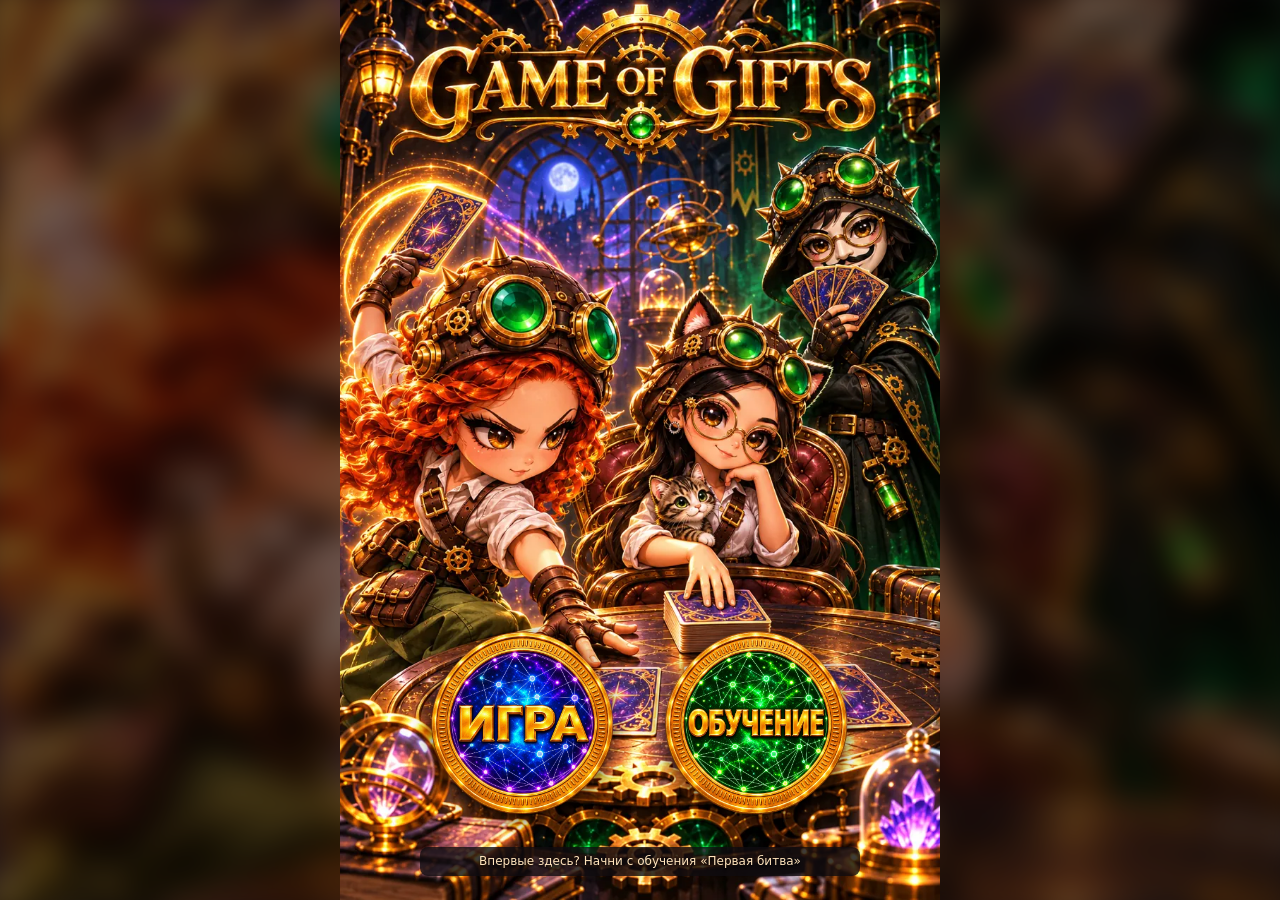
<file: index.html>
<!DOCTYPE html>
<html lang="ru">
<head>
<meta charset="utf-8">
<meta name="viewport" content="width=device-width,initial-scale=1,viewport-fit=cover">
<meta name="theme-color" content="#160f0b">
<meta name="apple-mobile-web-app-capable" content="yes">
<meta name="apple-mobile-web-app-status-bar-style" content="black-translucent">
<meta name="apple-mobile-web-app-title" content="Game of Gifts">
<link rel="manifest" href="manifest.json">
<link rel="icon" type="image/png" sizes="32x32" href="assets/icons/favicon-32.png">
<link rel="icon" type="image/png" sizes="192x192" href="assets/icons/icon-192.png">
<link rel="apple-touch-icon" sizes="180x180" href="assets/icons/apple-touch-icon.png">
<title>Game of Gifts</title>
<link rel="stylesheet" href="styles.css?v=tutorial-ring-fix1">
</head>
<body>
<div id="app">
  <div class="bar"><div class="who" id="eWho"></div><div style="display:flex;gap:6px;align-items:center"><button class="lbtn" id="menuBtn" type="button" hidden>Меню</button><button class="lbtn" id="libBtn">Карты</button><button class="lbtn" id="helpBtn" aria-label="Обучение">?</button><div id="turn"></div></div></div>
  <div id="opponentReserve" class="reserve"></div>
  <div id="board"></div>
  <div id="log" aria-live="polite"></div>
  <div id="info" aria-live="polite"></div>
  <aside id="coach" class="hide" aria-live="polite"></aside>
  <div id="bottom"><div class="who" id="pWho"></div><div id="energy"></div><button id="end">Завершить ход</button></div>
  <div id="playerDeck"></div>
  <div id="hand"></div>
</div>
<div id="ov"><div class="box" id="ovbox"></div></div>
<script src="tutorial.js?v=approved-medallions-1" defer></script>
<script src="game.js?v=approved-medallions-1" defer></script>
<script>if ('serviceWorker' in navigator) window.addEventListener('load', () => navigator.serviceWorker.register('./service-worker.js').catch(() => {}));</script>
</body>
</html>
</file>
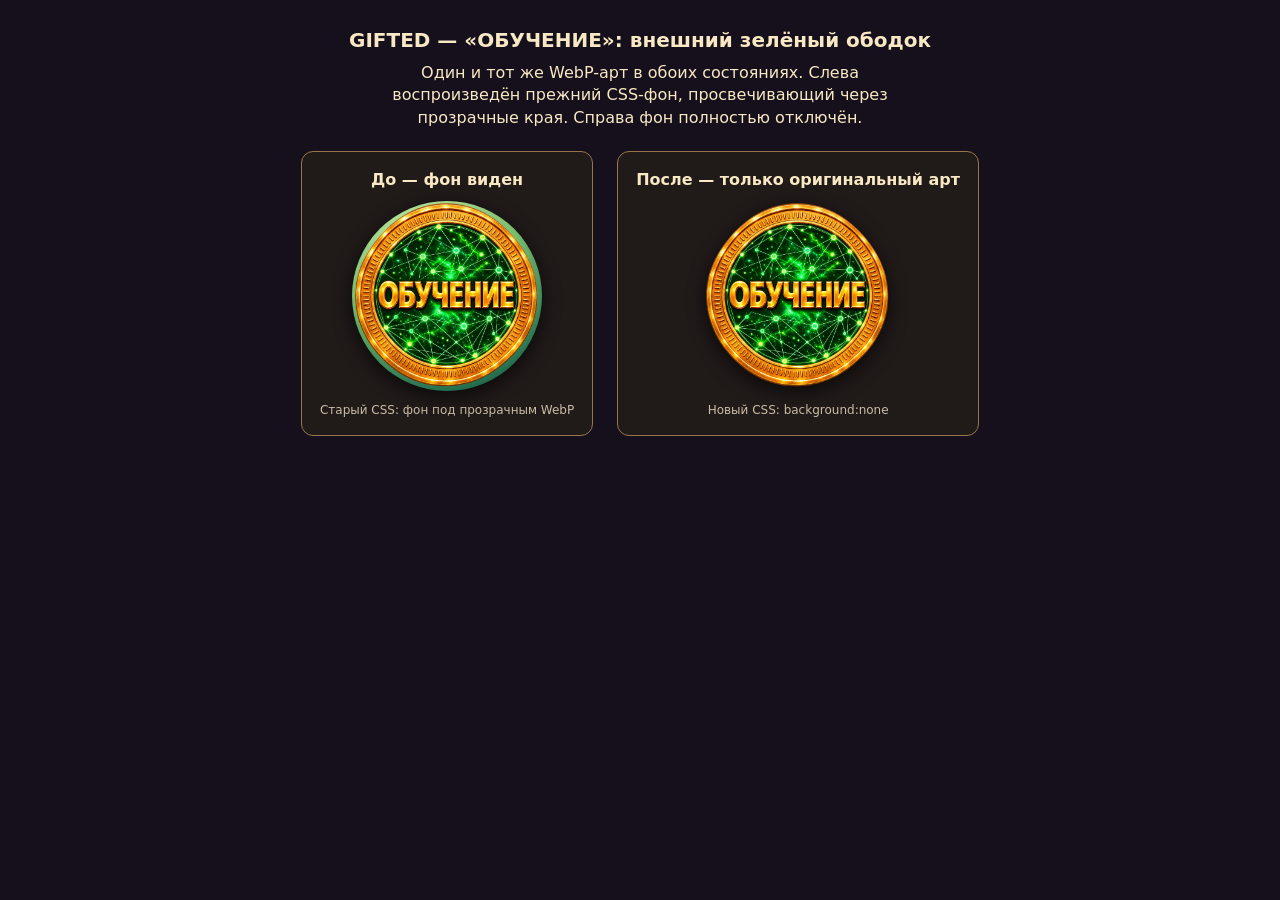
<file: docs/tutorial-medallion-before-after.html>
<!DOCTYPE html>
<html lang="ru">
<head>
<meta charset="utf-8">
<meta name="viewport" content="width=device-width,initial-scale=1">
<title>GIFTED — сравнение ободка медальона</title>
<link rel="stylesheet" href="../styles.css?v=tutorial-ring-fix1">
<style>
body{min-height:100vh;margin:0;padding:28px 12px;background:#16101c;color:#f8e8c3;font-family:system-ui,sans-serif}
h1{text-align:center;font-size:20px;margin:0 0 10px}
p{text-align:center;max-width:560px;margin:0 auto 22px;line-height:1.4}
.comparison{display:flex;justify-content:center;gap:24px;flex-wrap:wrap}
.preview{display:flex;flex-direction:column;align-items:center;gap:12px;padding:18px;min-width:225px;border:1px solid #98764c;border-radius:12px;background:#201a19}
.preview h2{font-size:16px;margin:0}
.preview .menu-action{width:190px;height:190px;min-height:0;aspect-ratio:1}
.preview .menu-action img{opacity:1}
.preview .menu-action .menu-action-fallback{visibility:hidden}
.before .menu-action#firstBattle.art-loaded{background:radial-gradient(circle at 40% 26%,#e0ffbc,#78bd6c 49%,#246f50 78%,#102e24)}
.caption{font-size:12px;color:#cbbda7;text-align:center}
</style>
</head>
<body>
<h1>GIFTED — «ОБУЧЕНИЕ»: внешний зелёный ободок</h1>
<p>Один и тот же WebP-арт в обоих состояниях. Слева воспроизведён прежний CSS-фон, просвечивающий через прозрачные края. Справа фон полностью отключён.</p>
<div class="comparison">
 <section class="preview before">
  <h2>До — фон виден</h2>
  <button class="menu-action art-loaded" id="firstBattle" type="button" aria-label="Обучение (до)" disabled><span class="menu-action-fallback">ОБУЧЕНИЕ</span><img src="../assets/ui/menu-tutorial-v2.webp?v=approved-medallions-1" width="1254" height="1254" alt=""></button>
  <div class="caption">Старый CSS: фон под прозрачным WebP</div>
 </section>
 <section class="preview after">
  <h2>После — только оригинальный арт</h2>
  <button class="menu-action art-loaded" id="firstBattle" type="button" aria-label="Обучение (после)" disabled><span class="menu-action-fallback">ОБУЧЕНИЕ</span><img src="../assets/ui/menu-tutorial-v2.webp?v=approved-medallions-1" width="1254" height="1254" alt=""></button>
  <div class="caption">Новый CSS: background:none</div>
 </section>
</div>
</body>
</html>
</file>
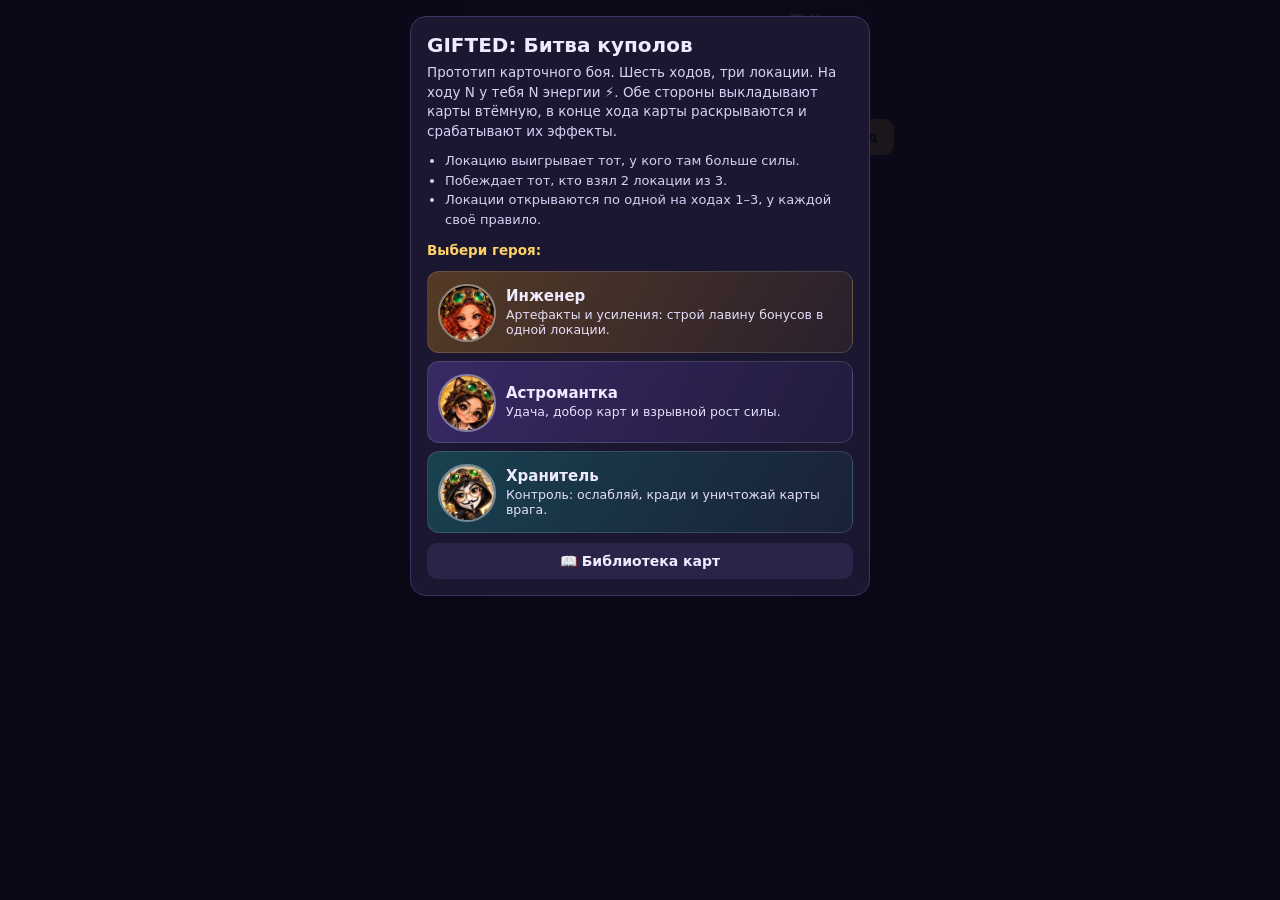
<file: legacy/gifted-domes-game-original.html>
<!DOCTYPE html>
<html lang="ru">
<head>
<meta charset="utf-8">
<meta name="viewport" content="width=device-width,initial-scale=1,maximum-scale=1,user-scalable=no">
<title>GIFTED: Битва куполов — прототип</title>
<style>
:root{--bg:#0f0c1d;--panel:#1b1730;--panel2:#2a2448;--txt:#eeeaff;--mut:#a59fcf;--acc:#ffd166;--good:#4ade80;--bad:#ff5d73;
--eng:#f59e0b;--ast:#8b5cf6;--kee:#14b8a6}
*{box-sizing:border-box;-webkit-tap-highlight-color:transparent}
html,body{margin:0;background:radial-gradient(ellipse at top,#231c45 0%,var(--bg) 60%);background-color:var(--bg);color:var(--txt);font-family:system-ui,-apple-system,"Segoe UI",Roboto,sans-serif;min-height:100%}
body{touch-action:manipulation;user-select:none;-webkit-user-select:none}
#app{max-width:520px;margin:0 auto;padding:6px 6px 10px;display:flex;flex-direction:column;gap:6px;min-height:100vh;min-height:100dvh}
.bar{display:flex;align-items:center;justify-content:space-between;gap:8px;font-size:13px}
.who{display:flex;align-items:center;gap:6px;background:var(--panel);border-radius:10px;padding:4px 9px}
.who b{font-size:13px}.who .muted{color:var(--mut);font-size:12px}
#turn{white-space:nowrap;font-weight:800;font-size:14px;background:var(--panel);border-radius:10px;padding:5px 10px}
#board{display:grid;grid-template-columns:repeat(3,1fr);gap:5px}
.lane{background:var(--panel);border-radius:10px;padding:4px;display:flex;flex-direction:column;gap:4px;border:2px solid transparent;transition:border-color .15s}
.lane.can{border-color:#ffd16699;background:#221d3d}
.slots{display:grid;grid-template-columns:1fr 1fr;gap:3px}
.slot{height:54px;border:1px dashed #ffffff14;border-radius:6px}
.mc{height:54px;border-radius:6px;position:relative;display:flex;align-items:center;justify-content:center;border:1px solid #ffffff22;cursor:pointer}
.mc .ic{font-size:22px;line-height:1}
.f-eng{background:#3a2408;border:2px solid #f59e0b!important}.f-ast{background:#211140;border:2px solid #a78bfa!important}.f-kee{background:#082b28;border:2px solid #2dd4bf!important}
.art{position:absolute;inset:0;border-radius:inherit;background-size:cover;background-position:center}
.art.bg{filter:brightness(.42) saturate(1.3)}
.mc .ic,.hc .ic{position:relative;z-index:1;filter:drop-shadow(0 0 6px #ffffffaa)}
.cost,.pw{z-index:2;box-shadow:0 1px 3px #000a}
.hc{justify-content:flex-start!important;padding-top:14px}
.hc .nm{position:absolute;left:0;right:0;bottom:0;z-index:1;background:linear-gradient(transparent,#000d 45%);padding:12px 3px 19px;max-height:none;text-align:center;border-radius:0 0 7px 7px;font-weight:600}
.hc.has-art .ic{display:none}
.mc.back{background:#13235a center/cover!important}
.av{width:28px;height:28px;border-radius:50%;object-fit:cover;border:2px solid var(--fc,#fff)}
.hero .hi img{width:58px;height:58px;border-radius:50%;object-fit:cover;border:2px solid #fff6;display:block}
.lc .li{background-size:cover;background-position:center;height:54px;border-radius:8px}

.mc.pending{outline:2px dashed var(--acc);outline-offset:-2px}
.mc.pop{animation:pop .45s}
@keyframes pop{0%{transform:scale(.6) rotateY(90deg)}60%{transform:scale(1.12)}100%{transform:scale(1)}}
.cost,.pw{position:absolute;width:17px;height:17px;border-radius:50%;font-size:11px;font-weight:800;display:flex;align-items:center;justify-content:center}
.cost{top:2px;left:2px;background:#2563eb;color:#fff}
.pw{bottom:2px;right:2px;background:#f3f0ff;color:#1b1530}
.pw.up{background:var(--good)}.pw.dn{background:var(--bad);color:#fff}
.cost.cheap{background:var(--good);color:#0b2a14}
.fl{position:absolute;top:-4px;left:50%;font-weight:900;font-size:15px;pointer-events:none;animation:fl .9s forwards;text-shadow:0 1px 3px #000}
.fl.up{color:var(--good)}.fl.dn{color:var(--bad)}
@keyframes fl{0%{opacity:0;transform:translate(-50%,6px)}20%{opacity:1}100%{opacity:0;transform:translate(-50%,-16px)}}
.loc{background:var(--panel2);border-radius:8px;padding:4px 3px;text-align:center;cursor:pointer}
.loc .ln{font-size:12px;font-weight:700;line-height:1.2}
.loc .lt{font-size:9.5px;color:var(--mut);min-height:34px;line-height:1.25;margin:2px 0;display:flex;align-items:center;justify-content:center}
.loc.hidden .ln{color:var(--mut)}
.sc{font-size:17px;font-weight:900;color:#cfc8f5}
.sc.win{color:var(--good)}
#log{font-size:11.5px;color:var(--mut);min-height:16px;text-align:center}
#info{background:var(--panel);border-radius:10px;padding:7px 10px;font-size:12.5px;line-height:1.4;min-height:48px}
#info b{color:var(--acc)}
#info .tag{display:inline-block;font-size:10.5px;padding:0 6px;border-radius:6px;margin-left:4px;vertical-align:1px}
#bottom{display:flex;align-items:center;justify-content:space-between;gap:8px}
#energy{font-size:15px;font-weight:800;background:#1e3a8a;border-radius:10px;padding:6px 10px}
#end{background:var(--acc);color:#1b1530;border:none;border-radius:10px;padding:10px 16px;font-size:14px;font-weight:800;cursor:pointer;font-family:inherit}
#end:disabled{opacity:.45}
#hand{display:flex;gap:5px;overflow-x:auto;padding:10px 2px 6px;min-height:108px}
.hc{width:64px;flex:none;height:90px;border-radius:8px;position:relative;display:flex;flex-direction:column;align-items:center;justify-content:center;gap:3px;border:1px solid #ffffff26;cursor:pointer;transition:transform .12s}
.hc .ic{font-size:26px;line-height:1}
.hc .nm{font-size:9.5px;line-height:1.1}
.hc.sel{transform:translateY(-8px);box-shadow:0 0 0 2px var(--acc),0 6px 14px #0008}
.hc.dim{opacity:.45}
#ov{position:fixed;inset:0;background:#0b0916ee;display:flex;align-items:flex-start;justify-content:center;overflow:auto;padding:16px 10px;z-index:5}
#ov.hide{display:none}
.box{background:var(--panel);border:1px solid #3a3566;border-radius:16px;padding:16px;max-width:460px;width:100%}
.box h2{margin:0 0 6px;font-size:20px}
.box p{margin:0 0 10px;font-size:13.5px;line-height:1.45;color:#d6d1f5}
.box ul{margin:0 0 12px;padding-left:18px;font-size:13px;line-height:1.5;color:#d6d1f5}
.heroes{display:flex;flex-direction:column;gap:8px}
.hero{display:flex;gap:10px;align-items:center;border-radius:12px;padding:10px;border:1px solid #ffffff22;cursor:pointer;text-align:left;color:var(--txt);font-family:inherit}
.hero .hi{font-size:34px}
.hero b{font-size:15px}.hero span{display:block;font-size:12.5px;color:#e4defa;margin-top:2px}
.btn{background:var(--acc);color:#1b1530;border:none;border-radius:10px;padding:10px 16px;font-size:14px;font-weight:800;cursor:pointer;font-family:inherit}
.btn.sec{background:var(--panel2);color:var(--txt)}
.res{display:grid;grid-template-columns:repeat(3,1fr);gap:6px;margin:8px 0 12px}
.res div{background:var(--panel2);border-radius:8px;padding:6px;text-align:center;font-size:12px}
.res b{display:block;font-size:16px}
.row{display:flex;gap:8px;flex-wrap:wrap}
.lbtn{white-space:nowrap;background:var(--panel);color:var(--txt);border:1px solid #3a3566;border-radius:10px;padding:4px 9px;font-size:13px;font-weight:700;cursor:pointer;font-family:inherit}
.lhead{display:flex;align-items:center;justify-content:space-between;gap:8px;margin-bottom:8px}
.lhead h2{margin:0}
.x{background:var(--panel2);color:var(--txt);border:none;border-radius:10px;width:36px;height:36px;font-size:16px;cursor:pointer}
.tabs{display:flex;gap:6px;flex-wrap:wrap;margin-bottom:10px}
.tab{background:var(--panel2);color:var(--txt);border:1px solid #ffffff1a;border-radius:20px;padding:6px 11px;font-size:12.5px;cursor:pointer;font-family:inherit}
.tab.on{background:var(--acc);color:#1b1530;font-weight:700}
.lib{display:flex;flex-direction:column;gap:6px}
.lc{display:flex;gap:10px;align-items:center;background:var(--panel2);border-radius:10px;padding:6px 8px}
.lc .hc{height:74px;width:54px;cursor:default}
.lc .li{font-size:30px;width:54px;text-align:center;flex:none}
.lc .tx{font-size:12.5px;line-height:1.4;color:#e4defa}
.lc .tx b{font-size:13.5px;color:var(--txt)}
.lc .tg{font-size:10.5px;padding:0 6px;border-radius:6px;background:#ffffff1a;margin-left:4px;vertical-align:1px}
.lc .mu{color:var(--mut);font-size:11.5px}
</style>
</head>
<body>
<div id="app">
  <div class="bar"><div class="who" id="eWho"></div><div style="display:flex;gap:6px;align-items:center"><button class="lbtn" id="libBtn">📖 Карты</button><div id="turn"></div></div></div>
  <div id="board"></div>
  <div id="log"></div>
  <div id="info"></div>
  <div id="bottom"><div class="who" id="pWho"></div><div id="energy"></div><button id="end">Завершить ход</button></div>
  <div id="hand"></div>
</div>
<div id="ov"><div class="box" id="ovbox"></div></div>
<script>
const HAS_DOM=typeof document!=='undefined';
/* ================= ДАННЫЕ ================= */
const FACTIONS={
 eng:{name:'Инженер',icon:'👩‍🔧',color:'#f59e0b',desc:'Артефакты и усиления: строй лавину бонусов в одной локации.'},
 ast:{name:'Астромантка',icon:'🧙‍♀️',color:'#8b5cf6',desc:'Удача, добор карт и взрывной рост силы.'},
 kee:{name:'Хранитель',icon:'🗝️',color:'#14b8a6',desc:'Контроль: ослабляй, кради и уничтожай карты врага.'}
};
const IMG={"av_eng":"[data-uri]", "av_kee":"[data-uri]", "av_ast":"[data-uri]", "e11": "[data-uri]", "e5": "[data-uri]", "e8": "[data-uri]", "e7": "[data-uri]", "e3": "[data-uri]", "a7": "[data-uri]", "a2": "[data-uri]", "a6": "[data-uri]", "gift": "[data-uri]", "rose": "[data-uri]", "ice": "[data-uri]", "island": "[data-uri]", "logo": "[data-uri]", "moon": "[data-uri]", "bg_eng": "[data-uri]", "bg_ast": "[data-uri]", "bg_kee": "[data-uri]", "loc_obs": "[data-uri]", "loc_lib": "[data-uri]", "castle": "[data-uri]", "castle2": "[data-uri]", "castle3": "[data-uri]"};
const ART={e1:'gift',e3:'e3',e5:'e5',e7:'e7',e8:'e8',e9:'rose',e10:'av_eng',e11:'e11',a2:'a2',a5:'moon',a6:'a6',a7:'a7',a10:'av_ast',k10:'av_kee'};
const FBG={eng:'bg_eng',ast:'bg_ast',kee:'bg_kee'},AV={eng:'av_eng',ast:'av_ast',kee:'av_kee'};
const LOCIMG={observatory:'loc_obs',library:'loc_lib',forge:'bg_eng',well:'island',fog:'castle3',tower:'castle2',arena:'castle',waste:'ice',treasury:'gift'};
function face(d){return ART[d.id]?`<div class="art" style="background-image:url(${IMG[ART[d.id]]})"></div>`:`<div class="art bg" style="background-image:url(${IMG[FBG[d.f]]})"></div><span class="ic">${d.icon}</span>`;}
const avImg=f=>`<img class="av" style="--fc:${FACTIONS[f].color}" src="${IMG[AV[f]]}" alt="">`;
const other=o=>o==='p'?'e':'p';
const rndOf=a=>a.length?a[Math.floor(Math.random()*a.length)]:null;
const maxBy=a=>a.reduce((m,c)=>!m||power(c)>power(m)?c:m,null);
const minBy=a=>a.reduce((m,c)=>!m||power(c)<power(m)?c:m,null);
const others=c=>cardsIn(c.lane,c.owner).filter(x=>x!==c);
const foes=c=>cardsIn(c.lane,other(c.owner));

const CARDS=[
// ---- Инженер ----
{id:'e1',f:'eng',name:'Подарочный ящик',cost:1,power:3,icon:'🎁',text:'Без эффекта.'},
{id:'e2',f:'eng',name:'Заводной жук',cost:1,power:1,icon:'🐞',tag:'ally',text:'При раскрытии: +1 силы случайной другой твоей карте здесь.',onReveal:c=>{const t=rndOf(others(c));if(t)buff(t,1);}},
{id:'e3',f:'eng',name:'Песочные часы',cost:2,power:1,icon:'⏳',art:1,text:'Артефакт. В конце каждого хода: +1 силы себе.',endTurn:c=>buff(c,1)},
{id:'e4',f:'eng',name:'Механик',cost:2,power:2,icon:'🔧',tag:'ally',text:'При раскрытии: +1 силы всем твоим другим картам здесь.',onReveal:c=>others(c).forEach(t=>buff(t,1))},
{id:'e5',f:'eng',name:'Золотая утка',cost:3,power:3,icon:'🦆',art:1,text:'Артефакт. Постоянно: твои другие артефакты +1.',ongoing:(s,t)=>t!==s&&t.owner===s.owner&&t.def.art?1:0},
{id:'e6',f:'eng',name:'Кузнец',cost:3,power:3,icon:'🔨',tag:'ally',text:'При раскрытии: +3 силы, если здесь есть твой артефакт.',onReveal:c=>{if(others(c).some(t=>t.def.art))buff(c,3);}},
{id:'e7',f:'eng',name:'Дирижабль',cost:4,power:4,icon:'🎈',art:1,text:'Артефакт. При раскрытии: +1 силы всем твоим картам в других локациях.',onReveal:c=>allRev(c.owner).filter(t=>t.lane!==c.lane).forEach(t=>buff(t,1))},
{id:'e8',f:'eng',name:'Хрустальный купол',cost:4,power:7,icon:'💎',art:1,text:'Артефакт.'},
{id:'e9',f:'eng',name:'Огненная роза',cost:5,power:8,icon:'🌹',art:1,text:'Артефакт.'},
{id:'e10',f:'eng',name:'Инженер',cost:5,power:4,icon:'👩‍🔧',hero:1,text:'Герой. Постоянно: все твои артефакты +2.',ongoing:(s,t)=>t.owner===s.owner&&t.def.art?2:0},
{id:'e11',f:'eng',name:'Дерево-остров',cost:6,power:9,icon:'🌳',art:1,text:'Артефакт.'},
{id:'e12',f:'eng',name:'Великая машина',cost:6,power:5,icon:'🏭',tag:'ally',text:'При раскрытии: +2 силы за каждую твою другую карту здесь.',onReveal:c=>buff(c,2*others(c).length)},
// ---- Астромантка ----
{id:'a1',f:'ast',name:'Звёздная пыль',cost:1,power:1,icon:'✨',text:'При раскрытии: удача (50%) — +3 силы.',onReveal:c=>{if(luck(c.owner))buff(c,3);else say('…неудача');}},
{id:'a2',f:'ast',name:'Чёрный кот',cost:1,power:2,icon:'🐈‍⬛',text:'При раскрытии: следующая сыгранная тобой карта стоит на 1 меньше.',onReveal:c=>{G.discount[c.owner]=1;}},
{id:'a3',f:'ast',name:'Гадалка',cost:2,power:2,icon:'🔮',text:'При раскрытии: возьми карту.',onReveal:c=>draw(c.owner)},
{id:'a4',f:'ast',name:'Комета',cost:2,power:2,icon:'☄️',text:'При раскрытии: +3 силы случайной твоей карте в другой локации.',onReveal:c=>{const t=rndOf(allRev(c.owner).filter(x=>x.lane!==c.lane));if(t)buff(t,3);}},
{id:'a5',f:'ast',name:'Лунная сова',cost:3,power:2,icon:'🦉',text:'При раскрытии: бросок удачи — от +1 до +4 силы.',onReveal:c=>buff(c,hasLuckHero(c.owner)?4:1+Math.floor(Math.random()*4))},
{id:'a6',f:'ast',name:'Астролябия',cost:3,power:3,icon:'🧭',art:1,text:'Артефакт. В конце каждого хода: +1 силы случайной твоей карте.',endTurn:c=>{const t=rndOf(allRev(c.owner));if(t)buff(t,1);}},
{id:'a7',f:'ast',name:'Галактика',cost:4,power:3,icon:'🌌',tag:'ally',text:'При раскрытии: удвой силу случайной другой твоей карты здесь.',onReveal:c=>{const t=rndOf(others(c));if(t){const p=power(t);if(p>0)buff(t,p);}}},
{id:'a8',f:'ast',name:'Звездопад',cost:4,power:3,icon:'🌠',text:'При раскрытии: +1 силы всем другим твоим картам.',onReveal:c=>allRev(c.owner).filter(t=>t!==c).forEach(t=>buff(t,1))},
{id:'a9',f:'ast',name:'Колесо судьбы',cost:5,power:5,icon:'🎡',text:'При раскрытии: удача (50%) — +5 силы, иначе +1 всем твоим другим картам здесь.',onReveal:c=>{if(luck(c.owner))buff(c,5);else others(c).forEach(t=>buff(t,1));}},
{id:'a10',f:'ast',name:'Астромантка',cost:5,power:5,icon:'🧙‍♀️',hero:1,text:'Герой. Постоянно: твои броски удачи всегда успешны.'},
{id:'a11',f:'ast',name:'Туманность',cost:6,power:10,icon:'🌫️',text:'Без эффекта.'},
{id:'a12',f:'ast',name:'Сверхновая',cost:6,power:4,icon:'💥',text:'При раскрытии: +2 силы за каждую карту в твоей руке.',onReveal:c=>buff(c,2*G.hand[c.owner].length)},
// ---- Хранитель ----
{id:'k1',f:'kee',name:'Карманник',cost:1,power:2,icon:'🤏',tag:'foe',text:'При раскрытии: −1 силы случайной вражеской карте здесь.',onReveal:c=>{const t=rndOf(foes(c));if(t)buff(t,-1);}},
{id:'k2',f:'kee',name:'Тень',cost:1,power:1,icon:'👤',tag:'foe',text:'В конце хода: +1 силы, если здесь у врага больше карт, чем у тебя.',endTurn:c=>{if(foes(c).length>cardsIn(c.lane,c.owner).length)buff(c,1);}},
{id:'k3',f:'kee',name:'Шпион',cost:2,power:2,icon:'🕵️',text:'При раскрытии: добавь в руку копию случайной карты из руки врага.',onReveal:c=>{const h=G.hand[other(c.owner)];if(h.length&&G.hand[c.owner].length<7){const s=rndOf(h);G.hand[c.owner].push(inst(s.def,c.owner));say(`Шпион скопировал «${c.owner==='p'?s.def.name:'?'}»`);}}},
{id:'k4',f:'kee',name:'Ворон',cost:2,power:2,icon:'🪶',tag:'foe',text:'При раскрытии: −2 силы самой сильной вражеской карте здесь.',onReveal:c=>{const t=maxBy(foes(c));if(t)buff(t,-2);}},
{id:'k5',f:'kee',name:'Маска',cost:3,power:3,icon:'🎭',text:'Постоянно: вражеские карты здесь −1.',ongoing:(s,t)=>t.owner!==s.owner&&t.lane===s.lane?-1:0},
{id:'k6',f:'kee',name:'Капкан',cost:3,power:2,icon:'🪤',text:'При раскрытии: следующая вражеская карта, сыгранная здесь, получит −3.',onReveal:c=>{G.trap[c.lane][c.owner]=true;}},
{id:'k7',f:'kee',name:'Палач',cost:4,power:3,icon:'🪓',tag:'foe',text:'При раскрытии: уничтожь самую слабую вражескую карту здесь.',onReveal:c=>{const t=minBy(foes(c));if(t)destroy(t);}},
{id:'k8',f:'kee',name:'Похититель',cost:4,power:3,icon:'🦹',tag:'foe',text:'При раскрытии: забери 3 силы у самой сильной вражеской карты здесь.',onReveal:c=>{const t=maxBy(foes(c));if(t){buff(t,-3);buff(c,3);}}},
{id:'k9',f:'kee',name:'Тюремщик',cost:5,power:5,icon:'⛓️',tag:'foe',text:'При раскрытии: вражеские карты здесь теряют все бонусы.',onReveal:c=>foes(c).forEach(t=>{if(t.buff>0)buff(t,-t.buff);})},
{id:'k10',f:'kee',name:'Хранитель',cost:5,power:3,icon:'🗝️',hero:1,text:'Герой. Постоянно: все вражеские карты −1.',ongoing:(s,t)=>t.owner!==s.owner?-1:0},
{id:'k11',f:'kee',name:'Чёрный рынок',cost:6,power:5,icon:'⚖️',tag:'foe',text:'При раскрытии: уничтожь самую сильную вражескую карту здесь.',onReveal:c=>{const t=maxBy(foes(c));if(t)destroy(t);}},
{id:'k12',f:'kee',name:'Страж бездны',cost:6,power:9,icon:'👁️',text:'Без эффекта.'}
];

const LOCS=[
 {id:'forge',name:'Кузня',icon:'🔥',text:'Сыгранная здесь карта получает +1 силы.',onPlay:c=>buff(c,1)},
 {id:'waste',name:'Пустошь',icon:'🏜️',text:'Карты здесь −1 силы.',mod:c=>-1},
 {id:'library',name:'Библиотека',icon:'📚',text:'Сыграв карту здесь, возьми карту.',onPlay:c=>draw(c.owner)},
 {id:'tower',name:'Башня',icon:'🗼',text:'Не больше 2 карт на сторону.',cap:2},
 {id:'well',name:'Колодец удачи',icon:'⛲',text:'Сыгранная здесь карта: удача (50%) — +3 силы.',onPlay:c=>{if(luck(c.owner))buff(c,3);}},
 {id:'fog',name:'Туманный рынок',icon:'🌁',text:'После 4-го хода сюда нельзя играть.',canPlay:()=>G.turn<=4},
 {id:'treasury',name:'Сокровищница',icon:'💰',text:'В конце хода: +1 силы случайной карте каждой стороны здесь.',
  endTurn:l=>['p','e'].forEach(o=>{const t=rndOf(cardsIn(l,o));if(t)buff(t,1);})},
 {id:'arena',name:'Кривая арена',icon:'🙃',text:'Здесь побеждает тот, у кого меньше силы.',low:1},
 {id:'observatory',name:'Обсерватория',icon:'🔭',text:'Карты стоимостью 1–2 здесь +2 силы.',mod:c=>c.def.cost<=2?2:0}
];

/* ================= СОСТОЯНИЕ ================= */
let G=null,UID=1,FAST=false;
function inst(def,owner){return{uid:UID++,def,owner,lane:-1,buff:0,revealed:false,pending:false,paid:0,usedDisc:false,flash:null,revAt:0};}
function shuffle(a){for(let i=a.length-1;i>0;i--){const j=Math.floor(Math.random()*(i+1));[a[i],a[j]]=[a[j],a[i]];}return a;}

function newGame(pf){
 const ef=rndOf(Object.keys(FACTIONS).filter(f=>f!==pf));
 const locs=shuffle([...LOCS]).slice(0,3);
 G={turn:0,fac:{p:pf,e:ef},deck:{p:[],e:[]},hand:{p:[],e:[]},board:[[],[],[]],locs,locRev:[false,false,false],
  spent:{p:0,e:0},discount:{p:0,e:0},trap:[{p:false,e:false},{p:false,e:false},{p:false,e:false}],phase:'plan',sel:null,info:null,busy:false};
 for(const o of ['p','e']){G.deck[o]=shuffle(CARDS.filter(c=>c.f===G.fac[o]).map(d=>inst(d,o)));for(let i=0;i<3;i++)draw(o);}
 startTurn();
}
function draw(o){if(!G.deck[o].length||G.hand[o].length>=7)return;G.hand[o].push(G.deck[o].pop());}
function cardsIn(l,o){return G.board[l].filter(c=>c.owner===o&&c.revealed);}
function allRev(o){const r=[];G.board.forEach(l=>l.forEach(c=>{if(c.revealed&&(!o||c.owner===o))r.push(c);}));return r;}
function hasLuckHero(o){return allRev(o).some(c=>c.def.id==='a10');}
function luck(o){return hasLuckHero(o)||Math.random()<.5;}
function loc(l){return G.locRev[l]?G.locs[l]:null;}
function power(c){
 if(!c.revealed)return c.def.power+c.buff;
 let p=c.def.power+c.buff;
 for(const s of allRev())if(s.def.ongoing)p+=s.def.ongoing(s,c);
 const L=loc(c.lane);if(L&&L.mod)p+=L.mod(c);
 return p;
}
function laneTotal(l,o){return cardsIn(l,o).reduce((s,c)=>s+power(c),0);}
function laneWinner(l){const p=laneTotal(l,'p'),e=laneTotal(l,'e');if(p===e)return null;const low=loc(l)&&loc(l).low;return (p>e)!==!!low?'p':'e';}
function buff(c,n){if(!n||!c)return;c.buff+=n;c.flash={t:(n>0?'+':'')+n,up:n>0,at:now()};}
function destroy(c){const a=G.board[c.lane];const i=a.indexOf(c);if(i>=0)a.splice(i,1);c.lane=-1;say(`💥 «${c.def.name}» уничтожена`);}
const now=()=>typeof performance!=='undefined'?performance.now():Date.now();
let logLines=[];
function say(t){logLines.push(t);if(logLines.length>2)logLines.shift();}

function effCost(o,c){return Math.max(0,c.def.cost-(G.discount[o]?1:0));}
function capOf(l){const L=loc(l);return L&&L.cap?L.cap:4;}
function canPlay(o,l){const L=loc(l);if(L&&L.canPlay&&!L.canPlay())return false;
 return G.board[l].filter(c=>c.owner===o).length<capOf(l);}
function place(o,c,l){
 const cost=effCost(o,c);c.paid=cost;c.usedDisc=!!G.discount[o]&&c.def.cost>0;if(c.usedDisc)G.discount[o]=0;
 G.spent[o]+=cost;G.hand[o].splice(G.hand[o].indexOf(c),1);c.lane=l;c.pending=true;G.board[l].push(c);
}
function unplace(c){const o=c.owner;G.board[c.lane].splice(G.board[c.lane].indexOf(c),1);c.lane=-1;c.pending=false;
 G.spent[o]-=c.paid;if(c.usedDisc){G.discount[o]=1;c.usedDisc=false;}G.hand[o].push(c);}

function startTurn(){
 G.turn++;G.spent={p:0,e:0};
 if(G.turn<=3){G.locRev[G.turn-1]=true;}
 draw('p');draw('e');
 aiPlan('e');
 G.phase='plan';G.sel=null;
 render();
}

/* ================= ИИ ================= */
function aiPlan(o){
 const foe=other(o);
 for(let guard=0;guard<10;guard++){
  const energy=G.turn-G.spent[o];const opts=[];
  for(const c of G.hand[o]){const cost=effCost(o,c);if(cost>energy)continue;
   for(let l=0;l<3;l++){if(!canPlay(o,l))continue;
    const mine=laneTotal(l,o)+G.board[l].filter(x=>x.owner===o&&x.pending).reduce((s,x)=>s+x.def.power,0);
    const diff=mine-laneTotal(l,foe);
    let s=c.def.power+cost*1.3+Math.random()*2.5;
    const L=loc(l);
    if(L&&L.low)s-=6;
    if(diff<-12)s-=3;else if(diff<=3)s+=3;else if(diff>9)s-=3;
    const n=G.board[l].filter(x=>x.owner===o).length;
    if(c.def.tag==='ally')s+=n*1.6-1;
    if(c.def.tag==='foe')s+=cardsIn(l,foe).length?3:-4;
    if(c.def.art&&G.board[l].some(x=>x.owner===o&&(x.def.id==='e6'||x.def.id==='e5')))s+=1.5;
    if(L&&L.mod)s+=L.mod(c);
    if(L&&L.id==='forge')s+=1;
    opts.push({c,l,s});}}
  if(!opts.length)break;
  opts.sort((a,b)=>b.s-a.s);place(o,opts[0].c,opts[0].l);
 }
}

/* ================= РАСКРЫТИЕ ================= */
const sleep=ms=>FAST?Promise.resolve():new Promise(r=>setTimeout(r,ms));
async function endTurn(){
 if(G.phase!=='plan')return;
 G.phase='reveal';G.sel=null;render();
 let lead=0;for(let l=0;l<3;l++){const w=laneWinner(l);if(w==='p')lead++;else if(w==='e')lead--;}
 const first=lead<0?'e':'p';
 say(first==='p'?'Твои карты раскрываются первыми':'Карты врага раскрываются первыми');
 const order=[];
 const pend=o=>{const r=[];G.board.forEach(l=>l.forEach(c=>{if(c.pending&&c.owner===o)r.push(c);}));return r.sort((a,b)=>a.uid-b.uid);};
 for(const o of [first,other(first)])order.push(...pend(o));
 for(const c of order){
  if(c.lane<0)continue;
  c.revealed=true;c.pending=false;c.revAt=now();
  say(`${c.owner==='p'?'Ты':'Враг'}: «${c.def.name}»`);
  const tr=G.trap[c.lane];if(tr[other(c.owner)]){tr[other(c.owner)]=false;buff(c,-3);say(`🪤 Капкан! «${c.def.name}» −3`);}
  const L=loc(c.lane);if(L&&L.onPlay)L.onPlay(c);
  if(c.def.onReveal&&c.lane>=0)c.def.onReveal(c);
  render();await sleep(650);
 }
 let any=false;
 for(const c of allRev())if(c.def.endTurn){c.def.endTurn(c);any=true;}
 for(let l=0;l<3;l++){const L=loc(l);if(L&&L.endTurn){L.endTurn(l);any=true;}}
 if(any){render();await sleep(500);}
 if(G.turn>=6)finish();else startTurn();
}

function finish(){
 G.phase='over';render();
 let w={p:0,e:0};const lanes=[];
 for(let l=0;l<3;l++){const x=laneWinner(l);if(x)w[x]++;lanes.push({p:laneTotal(l,'p'),e:laneTotal(l,'e'),w:x,L:G.locs[l]});}
 let res;
 if(w.p!==w.e)res=w.p>w.e?'p':'e';
 else{const tp=lanes.reduce((s,x)=>s+x.p,0),te=lanes.reduce((s,x)=>s+x.e,0);res=tp===te?null:(tp>te?'p':'e');}
 G.result=res;
 if(!HAS_DOM)return;
 setTimeout(()=>{
  const t=res==='p'?'Победа! 🏆':res==='e'?'Поражение':'Ничья';
  openOv(`<h2>${t}</h2><p>Локации: ты ${w.p} — враг ${w.e}${w.p===w.e?' (решила общая сила)':''}</p>
  <div class="res">${lanes.map(x=>`<div>${x.L.icon} ${x.L.name}<b style="color:${x.w==='p'?'var(--good)':x.w==='e'?'var(--bad)':'var(--mut)'}">${x.p} : ${x.e}</b></div>`).join('')}</div>
  <div class="row"><button class="btn" id="again">Ещё партию</button><button class="btn sec" id="pick">Сменить героя</button></div>`);
  document.getElementById('again').onclick=()=>{closeOv();newGame(G.fac.p);};
  document.getElementById('pick').onclick=()=>heroPick();
 },700);
}

/* ================= ОТРИСОВКА ================= */
const $=id=>HAS_DOM?document.getElementById(id):null;
function cardInfo(c){const F=FACTIONS[c.def.f];
 return `<b>${c.def.icon} ${c.def.name}</b><span class="tag" style="background:${F.color}33;color:${F.color}">${F.name}</span>
 <span class="tag" style="background:#2563eb33;color:#93b4ff">⚡${c.def.cost}</span><span class="tag" style="background:#ffffff1a">⚔ ${c.revealed?power(c):c.def.power}</span><br>${c.def.text}`;}
function miniCard(c){
 if(c.owner==='e'&&!c.revealed)return `<div class="mc back" data-uid="${c.uid}" style="background-image:url(${IMG.logo})!important"></div>`;
 const p=power(c),d=p-c.def.power;
 const fl=c.flash&&now()-c.flash.at<800?`<span class="fl ${c.flash.up?'up':'dn'}">${c.flash.t}</span>`:'';
 const pop=c.revAt&&now()-c.revAt<500?' pop':'';
 return `<div class="mc f-${c.def.f}${c.pending?' pending':''}${pop}" data-uid="${c.uid}">${face(c.def)}<span class="cost">${c.def.cost}</span><span class="pw ${d>0?'up':d<0?'dn':''}">${p}</span>${fl}</div>`;
}
function slots(l,o){const cs=G.board[l].filter(c=>c.owner===o);const cap=capOf(l);let h='';
 for(let i=0;i<4;i++){if(cs[i])h+=miniCard(cs[i]);else h+=i<cap?'<div class="slot"></div>':'<div class="slot" style="border:none"></div>';}
 return `<div class="slots">${h}</div>`;}
function render(){
 if(!HAS_DOM||!G)return;
 const PF=FACTIONS[G.fac.p],EF=FACTIONS[G.fac.e];
 $('eWho').innerHTML=`${avImg(G.fac.e)}<b>${EF.name}</b><span class="muted">рука ${G.hand.e.length} · колода ${G.deck.e.length}</span>`;
 $('pWho').innerHTML=`${avImg(G.fac.p)}<b>${PF.name}</b><span class="muted">колода ${G.deck.p.length}</span>`;
 $('turn').textContent=`Ход ${G.turn}/6`;
 const sel=G.sel&&G.hand.p.find(c=>c.uid===G.sel);
 let b='';
 for(let l=0;l<3;l++){
  const L=loc(l),wp=laneWinner(l);
  const can=sel&&G.phase==='plan'&&canPlay('p',l)&&effCost('p',sel)<=G.turn-G.spent.p;
  b+=`<div class="lane${can?' can':''}" data-l="${l}">${slots(l,'e')}
   <div class="loc${L?'':' hidden'}" data-l="${l}" style="${L?`background:linear-gradient(#2a2448b8,#1b1730f0),url(${IMG[LOCIMG[L.id]]}) center/cover`:''}"><div class="sc${wp==='e'?' win':''}">${laneTotal(l,'e')}</div>
   <div class="ln">${L?L.icon+' '+L.name:'❔ Скрыта'}</div><div class="lt">${L?L.text:'Откроется на ходу '+(l+1)}</div>
   <div class="sc${wp==='p'?' win':''}">${laneTotal(l,'p')}</div></div>${slots(l,'p')}</div>`;}
 $('board').innerHTML=b;
 $('log').textContent=logLines.join(' · ');
 const left=G.turn-G.spent.p;
 $('energy').textContent=`⚡ ${left}/${G.turn}`;
 $('end').disabled=G.phase!=='plan';
 $('end').textContent=G.phase==='plan'?(G.turn===6?'Финальный ход':'Завершить ход'):'Раскрытие…';
 $('hand').innerHTML=G.hand.p.map(c=>{const ec=effCost('p',c);
  return `<div class="hc f-${c.def.f}${G.sel===c.uid?' sel':''}${ec>left?' dim':''}" data-uid="${c.uid}">${face(c.def)}<span class="cost${ec<c.def.cost?' cheap':''}">${ec}</span><div class="nm">${c.def.name}</div><span class="pw">${c.def.power}</span></div>`;}).join('')||'<div style="color:var(--mut);font-size:12px;padding:30px 6px">Рука пуста</div>';
 const ic=G.info;
 $('info').innerHTML=ic?ic:(G.phase==='plan'?'Выбери карту в руке, затем нажми на локацию. Нажми на свою выложенную карту, чтобы вернуть её в руку. Карты раскрываются в конце хода.':'Карты раскрываются…');
}
function findCard(uid){for(const l of G.board)for(const c of l)if(c.uid===uid)return c;return G.hand.p.find(c=>c.uid===uid);}

if(HAS_DOM){
 $('hand').addEventListener('click',e=>{const el=e.target.closest('.hc');if(!el||!G)return;const uid=+el.dataset.uid;
  const c=G.hand.p.find(x=>x.uid===uid);G.sel=G.sel===uid?null:uid;G.info=cardInfo(c);render();});
 $('board').addEventListener('click',e=>{if(!G)return;
  const mc=e.target.closest('.mc');const lane=e.target.closest('.lane');const l=lane?+lane.dataset.l:-1;
  const sel=G.sel&&G.hand.p.find(c=>c.uid===G.sel);
  if(sel&&l>=0&&G.phase==='plan'){
   if(!canPlay('p',l)){G.info='Сюда сейчас нельзя сыграть карту.';render();return;}
   if(effCost('p',sel)>G.turn-G.spent.p){G.info='Не хватает энергии ⚡';render();return;}
   place('p',sel,l);G.sel=null;G.info=cardInfo(sel);render();return;}
  if(mc){const c=findCard(+mc.dataset.uid);if(!c)return;
   if(c.owner==='p'&&c.pending&&G.phase==='plan'){unplace(c);G.info=`«${c.def.name}» возвращена в руку.`;render();return;}
   G.info=(c.owner==='e'&&!c.revealed)?'Карта врага ещё не раскрыта.':cardInfo(c);render();return;}
  const lc=e.target.closest('.loc');if(lc){const L=loc(+lc.dataset.l);G.info=L?`<b>${L.icon} ${L.name}</b><br>${L.text}`:'Локация откроется позже.';render();}
 });
 $('end').onclick=()=>{G.info=null;endTurn();};
 $('libBtn').onclick=()=>library(G?G.fac.p:'eng','game');
}
function openOv(h){$('ovbox').innerHTML=h;$('ov').classList.remove('hide');}
function closeOv(){$('ov').classList.add('hide');}
let libFrom='game';
function library(tab,from){if(from)libFrom=from;
 const tabs=[...Object.entries(FACTIONS).map(([k,F])=>[k,F.icon+' '+F.name]),['loc','🗺️ Локации']];
 let body;
 if(tab==='loc')body=LOCS.map(L=>`<div class="lc"><div class="li" style="background-image:url(${IMG[LOCIMG[L.id]]})"></div><div class="tx"><b>${L.name}</b><br>${L.text}</div></div>`).join('');
 else body=CARDS.filter(c=>c.f===tab).map(d=>`<div class="lc"><div class="hc f-${d.f}">${face(d)}<span class="cost">${d.cost}</span><span class="pw">${d.power}</span></div>
  <div class="tx"><b>${d.icon} ${d.name}</b>${d.hero?'<span class="tg">герой</span>':''}${d.art?'<span class="tg">артефакт</span>':''}<br><span class="mu">⚡ ${d.cost} энергии · ⚔ ${d.power} силы</span><br>${d.text.replace(/^(Артефакт|Герой)\.\s*/,'')||'Без эффекта.'}</div></div>`).join('');
 openOv(`<div class="lhead"><h2>📖 Библиотека карт</h2><button class="x" id="libx">✕</button></div>
 <div class="tabs">${tabs.map(([k,n])=>`<button class="tab${k===tab?' on':''}" data-t="${k}">${n}</button>`).join('')}</div>
 <p>${tab==='loc'?'В каждой партии выпадают три случайные локации из девяти. Они открываются на ходах 1–3.':FACTIONS[tab].desc}</p>
 <div class="lib">${body}</div>`);
 $('ov').scrollTop=0;
 document.querySelectorAll('.tab').forEach(b=>b.onclick=()=>library(b.dataset.t));
 $('libx').onclick=()=>{if(libFrom==='pick')heroPick();else closeOv();};
}
function heroPick(){
 openOv(`<h2>GIFTED: Битва куполов</h2>
 <p>Прототип карточного боя. Шесть ходов, три локации. На ходу N у тебя N энергии ⚡. Обе стороны выкладывают карты втёмную, в конце хода карты раскрываются и срабатывают их эффекты.</p>
 <ul><li>Локацию выигрывает тот, у кого там больше силы.</li><li>Побеждает тот, кто взял 2 локации из 3.</li><li>Локации открываются по одной на ходах 1–3, у каждой своё правило.</li></ul>
 <p><b style="color:var(--acc)">Выбери героя:</b></p>
 <div class="heroes">${Object.entries(FACTIONS).map(([k,F])=>`<button class="hero" data-f="${k}" style="background:linear-gradient(120deg,${F.color}44,${F.color}11)"><span class="hi"><img src="${IMG[AV[k]]}" alt=""></span><div><b>${F.name}</b><span>${F.desc}</span></div></button>`).join('')}</div>
 <div style="margin-top:10px"><button class="btn sec" id="pickLib" style="width:100%">📖 Библиотека карт</button></div>`);
 $('pickLib').onclick=()=>library('eng','pick');
 document.querySelectorAll('.hero').forEach(b=>b.onclick=()=>{closeOv();logLines=[];newGame(b.dataset.f);});
}
if(HAS_DOM)heroPick();
</script>
</body>
</html>
</file>
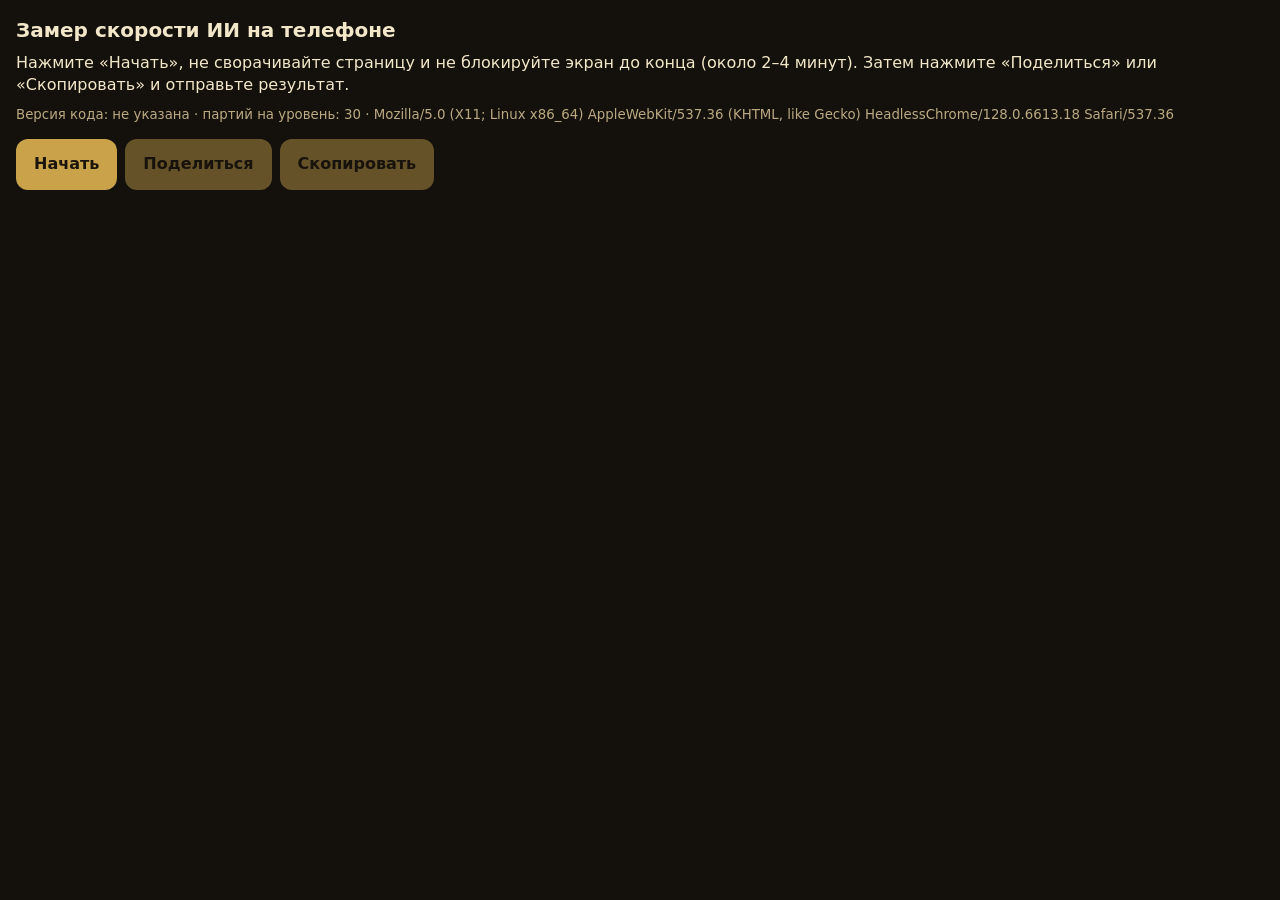
<file: perf/phone.html>
<!DOCTYPE html>
<html lang="ru">
<head>
<meta charset="utf-8">
<meta name="viewport" content="width=device-width,initial-scale=1,viewport-fit=cover">
<title>GIFTED — замер ИИ на телефоне</title>
<!-- GIFTED-004D (#56): physical-device measurement of AI decision time (target p95 ≤ 1 s on the target smartphone).
     Same methodology as the Inspector browser measurement (#51/#52): each AI level plays against the Novice,
     seats alternate p/e, heroes cycle eng/ast/kee, game g uses the LCG seed g+11, 6 decisions per game.
     The game code of the exact commit (?sha=) is loaded from jsDelivr and its SHA-256 is shown; it runs on the
     main thread as in the game, without the game's interface. Not part of the game; nothing is sent anywhere. -->
<style>
 body{font:16px/1.4 -apple-system,system-ui,sans-serif;margin:0;padding:max(16px,env(safe-area-inset-top)) 16px 32px;background:#14110c;color:#f3e7c9}
 h1{font-size:20px;margin:0 0 8px}p{margin:6px 0}small{color:#bba982}
 button{font:inherit;font-weight:600;border:0;border-radius:12px;padding:14px 18px;margin:8px 8px 0 0;background:#c9a24a;color:#1b140a}
 button:disabled{opacity:.45}
 table{border-collapse:collapse;width:100%;margin-top:12px;font-size:14px}td,th{border-bottom:1px solid #3a3122;padding:6px 4px;text-align:right}th:first-child,td:first-child{text-align:left}
 .ok{color:#8fd18a}.bad{color:#ff8a7a}#log{white-space:pre-wrap;font:12px ui-monospace,monospace;color:#bba982;margin-top:12px}
 .big{font-size:18px;font-weight:700;margin-top:14px}
</style>
</head>
<body>
<h1>Замер скорости ИИ на телефоне</h1>
<p>Нажмите «Начать», не сворачивайте страницу и не блокируйте экран до конца (около 2–4 минут). Затем нажмите «Поделиться» или «Скопировать» и отправьте результат.</p>
<p><small id="info"></small></p>
<button id="start">Начать</button><button id="share" disabled>Поделиться</button><button id="copy" disabled>Скопировать</button>
<p id="status"></p>
<div id="summary"></div>
<table id="tbl" hidden><thead><tr><th>Уровень</th><th>Решений</th><th>p50 мс</th><th>p95 мс</th><th>p99 мс</th><th>Макс мс</th><th>&gt;1 с</th></tr></thead><tbody></tbody></table>
<div id="log"></div>
<script>
'use strict';
const q=new URLSearchParams(location.search);
const SHA=(q.get('sha')||'').toLowerCase(),GAMES=Math.max(2,Math.min(120,parseInt(q.get('games')||'30',10)||30))&~1;
const LEVELS=(q.get('levels')||'novice,tactician,strategist').split(',').filter(x=>/^[a-z]+$/.test(x));
const NAMES={novice:'Новичок',tactician:'Тактик',strategist:'Стратег'},HEROES=['eng','ast','kee'];
const $=id=>document.getElementById(id);let resultText='';
$('info').textContent=`Версия кода: ${SHA||'не указана'} · партий на уровень: ${GAMES} · ${navigator.userAgent}`;
const log=s=>{$('log').textContent+=s+'\n';};
async function sha256(t){const b=await crypto.subtle.digest('SHA-256',new TextEncoder().encode(t));return [...new Uint8Array(b)].map(x=>x.toString(16).padStart(2,'0')).join('');}
const pause=()=>new Promise(r=>setTimeout(r,0));
function stats(a){const t=[...a].sort((x,y)=>x-y),n=t.length,r=v=>Math.round(v*10)/10,q=p=>r(t[Math.min(n-1,Math.floor(n*p))]);
 return {n,p50:q(.5),p95:q(.95),p99:q(.99),max:r(t[n-1]),over1s:t.filter(v=>v>1000).length};}
async function load(){
 if(!/^[0-9a-f]{40}$/.test(SHA))throw Error('В ссылке нет полного SHA версии (?sha=…). Откройте ссылку из отчёта целиком.');
 const base=`https://cdn.jsdelivr.net/gh/fpserg/gifted-the-game@${SHA}/`;
 const get=async f=>{const r=await fetch(base+f,{cache:'no-store'});if(!r.ok)throw Error(`Не удалось загрузить ${f}: ${r.status}`);return r.text();};
 const [tut,game]=await Promise.all([get('tutorial.js'),get('game.js')]);
 return {tut,game,hashes:{'tutorial.js':await sha256(tut),'game.js':await sha256(game)}};
}
// A fresh engine per level; the game's interface is not used (document is hidden from the game code).
async function run(code,level,onGame){
 const ev=new Function('document',code.tut+'\n'+code.game+'\n;return (c)=>eval(c);')(undefined);
 if(!ev('typeof AI_STRATEGIES==="object"&&!!AI_STRATEGIES["'+level+'"]'))throw Error('В этой версии нет уровня '+level);
 const times={p:[],e:[]};
 const entry=ev('AI_STRATEGIES["'+level+'"]'),orig=entry.plan;
 // Only the measured seat is timed (for the Novice both seats share one registry entry).
 let seat='p';
 const timed=entry.legacy?function(o){const s=performance.now();orig(o);if(o===seat)times[o].push(performance.now()-s);}:function(c){const s=performance.now();orig(c);if(c.side===seat)times[c.side].push(performance.now()-s);};
 const reg=ev('AI_STRATEGIES');reg[level]=Object.freeze({...entry,plan:timed});
 ev('FAST=true');
 let x=1;const rnd=()=>((x=(Math.imul(x,1664525)+1013904223)>>>0)/4294967296),real=Math.random;
 try{for(let g=0;g<GAMES;g++){x=g+11;Math.random=rnd;seat=g%2?'e':'p';
  ev(`setAiStrategy('p','novice');setAiStrategy('e','novice');setAiStrategy('${seat}','${level}');newGame('${HEROES[g%3]}')`);
  for(let i=0;i<6;i++)await ev("(async()=>{aiPlan('p');await endTurn()})()");
  Math.random=real;onGame(g);await pause();}}
 finally{Math.random=real;}
 return times;
}
$('start').onclick=async()=>{
 $('start').disabled=true;$('log').textContent='';$('summary').textContent='';$('tbl').hidden=true;$('tbl').tBodies[0].innerHTML='';
 let lock=null;try{lock=await navigator.wakeLock?.request('screen');}catch{}
 try{
  $('status').textContent='Загрузка версии…';const code=await load();
  log(`game.js SHA-256 ${code.hashes['game.js']}\ntutorial.js SHA-256 ${code.hashes['tutorial.js']}`);
  const out={};
  for(const lv of LEVELS){
   const t0=performance.now();
   const times=await run(code,lv,g=>{$('status').textContent=`${NAMES[lv]||lv}: партия ${g+1} из ${GAMES}`;});
   const all=[...times.p,...times.e];
   out[lv]={all:stats(all),p:stats(times.p),e:stats(times.e),seconds:Math.round((performance.now()-t0)/100)/10};
   if(out[lv].all.n!==GAMES*6)throw Error(`${lv}: ${out[lv].all.n} решений вместо ${GAMES*6}`);
   const s=out[lv].all,tr=document.createElement('tr');tr.innerHTML=`<td>${NAMES[lv]||lv}</td><td>${s.n}</td><td>${s.p50}</td><td class="${s.p95<=1000?'ok':'bad'}">${s.p95}</td><td>${s.p99}</td><td>${s.max}</td><td>${s.over1s}</td>`;
   $('tbl').tBodies[0].appendChild(tr);$('tbl').hidden=false;
  }
  const worst=Math.max(...LEVELS.map(l=>out[l].all.p95));
  $('summary').innerHTML=`<p class="big ${worst<=1000?'ok':'bad'}">${worst<=1000?'✅':'❌'} Самый медленный уровень: p95 ${worst} мс (цель ≤ 1000 мс)</p>`;
  $('status').textContent='Готово.';
  resultText=['GIFTED 004D phone measurement',`sha ${SHA}`,`game.js ${code.hashes['game.js']}`,`tutorial.js ${code.hashes['tutorial.js']}`,`ua ${navigator.userAgent}`,
   `screen ${screen.width}x${screen.height}@${devicePixelRatio} cores ${navigator.hardwareConcurrency||'?'} date ${new Date().toISOString()} games ${GAMES}`,
   ...LEVELS.flatMap(l=>['all','p','e'].map(k=>{const s=out[l][k];return `${l} ${k} n=${s.n} p50=${s.p50} p95=${s.p95} p99=${s.p99} max=${s.max} over1s=${s.over1s}`;})),
   ...LEVELS.map(l=>`${l} seconds=${out[l].seconds}`)].join('\n');
  log('\n'+resultText);$('copy').disabled=false;$('share').disabled=!navigator.share;
 }catch(e){$('status').innerHTML=`<span class="bad">Ошибка: ${String(e.message||e)}</span>`;resultText='GIFTED 004D phone measurement FAILED: '+String(e.message||e)+'\nua '+navigator.userAgent;$('copy').disabled=false;}
 finally{try{await lock?.release();}catch{}$('start').disabled=false;}
};
$('copy').onclick=async()=>{try{await navigator.clipboard.writeText(resultText);$('status').textContent='Результат скопирован.';}catch{$('status').textContent='Скопируйте текст ниже вручную.';}};
$('share').onclick=async()=>{try{await navigator.share({title:'GIFTED: замер ИИ',text:resultText});}catch{}};
</script>
</body>
</html>
</file>
<file: styles.css>
:root{--bg:#0f0c1d;--panel:#1b1730;--panel2:#2a2448;--txt:#eeeaff;--mut:#a59fcf;--acc:#ffd166;--good:#4ade80;--bad:#ff5d73;
--eng:#f59e0b;--ast:#8b5cf6;--kee:#14b8a6}
*{box-sizing:border-box;-webkit-tap-highlight-color:transparent}
html,body{margin:0;background:radial-gradient(ellipse at top,#231c45 0%,var(--bg) 60%);background-color:var(--bg);color:var(--txt);font-family:system-ui,-apple-system,"Segoe UI",Roboto,sans-serif;min-height:100%}
body{touch-action:manipulation;user-select:none;-webkit-user-select:none}
#app{max-width:520px;margin:0 auto;padding:6px 6px 10px;display:flex;flex-direction:column;gap:6px;min-height:100vh;min-height:100dvh}
.bar{display:flex;align-items:center;justify-content:space-between;gap:8px;font-size:13px}
.who{display:flex;align-items:center;gap:6px;background:var(--panel);border-radius:10px;padding:4px 9px}
.who b{font-size:13px}.who .muted{color:var(--mut);font-size:12px}
#turn{white-space:nowrap;font-weight:800;font-size:14px;background:var(--panel);border-radius:10px;padding:5px 10px}
#board{display:grid;grid-template-columns:repeat(3,1fr);gap:5px}
.lane{background:var(--panel);border-radius:10px;padding:4px;display:flex;flex-direction:column;gap:4px;border:2px solid transparent;transition:border-color .15s}
.lane.can{border-color:#ffd16699;background:#221d3d}
.slots{display:grid;grid-template-columns:1fr 1fr;gap:3px}
.slot{height:54px;border:1px dashed #ffffff14;border-radius:6px}
.mc{height:54px;border-radius:6px;position:relative;display:flex;align-items:center;justify-content:center;border:1px solid #ffffff22;cursor:pointer}
.mc .ic{font-size:22px;line-height:1}
.f-eng{background:#3a2408;border:2px solid #f59e0b!important}.f-ast{background:#211140;border:2px solid #a78bfa!important}.f-kee{background:#082b28;border:2px solid #2dd4bf!important}
.art{position:absolute;inset:0;border-radius:inherit;background-size:cover;background-position:center}
.art.bg{filter:brightness(.42) saturate(1.3)}
.mc .ic,.hc .ic{position:relative;z-index:1;filter:drop-shadow(0 0 6px #ffffffaa)}
.cost,.pw{z-index:2;box-shadow:0 1px 3px #000a}
.hc{justify-content:flex-start!important;padding-top:14px}
.hc .nm{position:absolute;left:0;right:0;bottom:0;z-index:1;background:linear-gradient(transparent,#000d 45%);padding:12px 3px 19px;max-height:none;text-align:center;border-radius:0 0 7px 7px;font-weight:600}
.hc.has-art .ic{display:none}
.mc.back{background:#13235a center/cover!important}
.av{width:28px;height:28px;border-radius:50%;object-fit:cover;border:2px solid var(--fc,#fff)}
.hero .hi img{width:58px;height:58px;border-radius:50%;object-fit:cover;border:2px solid #fff6;display:block}
.lc .li{background-size:cover;background-position:center;height:54px;border-radius:8px}

.mc.pending{outline:2px dashed var(--acc);outline-offset:-2px}
.mc.pop{animation:pop .45s}
@keyframes pop{0%{transform:scale(.6) rotateY(90deg)}60%{transform:scale(1.12)}100%{transform:scale(1)}}
.cost,.pw{position:absolute;width:17px;height:17px;border-radius:50%;font-size:11px;font-weight:800;display:flex;align-items:center;justify-content:center}
.cost{top:2px;left:2px;background:#2563eb;color:#fff}
.pw{bottom:2px;right:2px;background:#f3f0ff;color:#1b1530}
.pw.up{background:var(--good)}.pw.dn{background:var(--bad);color:#fff}
.cost.cheap{background:var(--good);color:#0b2a14}
.cost.taxed{background:#b91c1c;color:#fff}
.fl{position:absolute;top:-4px;left:50%;font-weight:900;font-size:15px;pointer-events:none;animation:fl .9s forwards;text-shadow:0 1px 3px #000}
.fl.up{color:var(--good)}.fl.dn{color:var(--bad)}
@keyframes fl{0%{opacity:0;transform:translate(-50%,6px)}20%{opacity:1}100%{opacity:0;transform:translate(-50%,-16px)}}
.loc{background:var(--panel2);border-radius:8px;padding:4px 3px;text-align:center;cursor:pointer}
.loc .ln{font-size:12px;font-weight:700;line-height:1.2}
.loc .lt{font-size:9.5px;color:var(--mut);min-height:34px;line-height:1.25;margin:2px 0;display:flex;align-items:center;justify-content:center}
.loc.hidden .ln{color:var(--mut)}
.sc{font-size:17px;font-weight:900;color:#cfc8f5}
.sc.win{color:var(--good)}
#log{font-size:11.5px;color:var(--mut);min-height:16px;text-align:center}
#info{background:var(--panel);border-radius:10px;padding:7px 10px;font-size:12.5px;line-height:1.4;min-height:48px}
#info b{color:var(--acc)}
#info .tag{display:inline-block;font-size:10.5px;padding:0 6px;border-radius:6px;margin-left:4px;vertical-align:1px}
#bottom{display:flex;align-items:center;justify-content:space-between;gap:8px}
#energy{font-size:15px;font-weight:800;background:#1e3a8a;border-radius:10px;padding:6px 10px}
#end{background:var(--acc);color:#1b1530;border:none;border-radius:10px;padding:10px 16px;font-size:14px;font-weight:800;cursor:pointer;font-family:inherit}
#end:disabled{opacity:.45}
#hand{display:flex;gap:5px;overflow-x:auto;padding:10px 2px 6px;min-height:108px}
.hc{width:64px;flex:none;height:90px;border-radius:8px;position:relative;display:flex;flex-direction:column;align-items:center;justify-content:center;gap:3px;border:1px solid #ffffff26;cursor:pointer;transition:transform .12s}
.hc .ic{font-size:26px;line-height:1}
.hc .nm{font-size:9.5px;line-height:1.1}
.hc.sel{transform:translateY(-8px);box-shadow:0 0 0 2px var(--acc),0 6px 14px #0008}
.hc.dim{opacity:.45}
#ov{position:fixed;inset:0;background:#0b0916ee;display:flex;align-items:flex-start;justify-content:center;overflow:auto;padding: max(16px, calc(env(safe-area-inset-top) + 16px)) max(10px, env(safe-area-inset-right)) max(20px, calc(env(safe-area-inset-bottom) + 20px)) max(10px, env(safe-area-inset-left));z-index:5}
#ov.hide{display:none}
.box{background:var(--panel);border:1px solid #3a3566;border-radius:16px;padding:16px;max-width:460px;width:100%}
.box h2{margin:0 0 6px;font-size:20px}
.box p{margin:0 0 10px;font-size:13.5px;line-height:1.45;color:#d6d1f5}
.box ul{margin:0 0 12px;padding-left:18px;font-size:13px;line-height:1.5;color:#d6d1f5}
.heroes{display:flex;flex-direction:column;gap:8px}
.hero{display:flex;gap:10px;align-items:center;border-radius:12px;padding:10px;border:1px solid #ffffff22;cursor:pointer;text-align:left;color:var(--txt);font-family:inherit}
.hero .hi{font-size:34px}
.hero b{font-size:15px}.hero span{display:block;font-size:12.5px;color:#e4defa;margin-top:2px}
.btn{background:var(--acc);color:#1b1530;border:none;border-radius:10px;padding:10px 16px;font-size:14px;font-weight:800;cursor:pointer;font-family:inherit}
.btn.sec{background:var(--panel2);color:var(--txt)}
.res{display:grid;grid-template-columns:repeat(3,1fr);gap:6px;margin:8px 0 12px}
.res div{background:var(--panel2);border-radius:8px;padding:6px;text-align:center;font-size:12px}
.res b{display:block;font-size:16px}
.row{display:flex;gap:8px;flex-wrap:wrap}
.lbtn{white-space:nowrap;background:var(--panel);color:var(--txt);border:1px solid #3a3566;border-radius:10px;padding:4px 9px;font-size:13px;font-weight:700;cursor:pointer;font-family:inherit}
.lhead{display:flex;align-items:center;justify-content:space-between;gap:8px;margin-bottom:8px}
.lhead h2{margin:0}
.x{background:var(--panel2);color:var(--txt);border:none;border-radius:10px;width:36px;height:36px;font-size:16px;cursor:pointer}
.tabs{display:flex;gap:6px;flex-wrap:wrap;margin-bottom:10px}
.tab{background:var(--panel2);color:var(--txt);border:1px solid #ffffff1a;border-radius:20px;padding:6px 11px;font-size:12.5px;cursor:pointer;font-family:inherit}
.tab.on{background:var(--acc);color:#1b1530;font-weight:700}
.lib{display:flex;flex-direction:column;gap:6px}
.lc{display:flex;gap:10px;align-items:center;background:var(--panel2);border-radius:10px;padding:6px 8px}
.lc .hc{height:74px;width:54px;cursor:default}
.lc .li{font-size:30px;width:54px;text-align:center;flex:none}
.lc .tx{font-size:12.5px;line-height:1.4;color:#e4defa}
.lc .tx b{font-size:13.5px;color:var(--txt)}
.lc .tg{font-size:10.5px;padding:0 6px;border-radius:6px;background:#ffffff1a;margin-left:4px;vertical-align:1px}
.lc .mu{color:var(--mut);font-size:11.5px}

/* Mobile and iPhone viewport fixes */
html { min-height: 100%; }
body { min-height: 100vh; min-height: 100dvh; overflow-x: hidden; }
#app { width: 100%; padding-top: calc(6px + env(safe-area-inset-top)); padding-bottom: calc(10px + env(safe-area-inset-bottom)); }
#board { grid-template-columns: repeat(3, minmax(0, 1fr)); }
.lane { min-width: 0; }
#hand { overscroll-behavior-x: contain; scrollbar-width: thin; }
button, .mc, .hc, .loc { touch-action: manipulation; }
@media (max-width: 360px) {
  #board { gap: 3px; }
  .lane { padding: 3px; gap: 3px; }
  .loc { padding: 4px 2px; }
  .loc .ln { font-size: 11px; }
  .loc .lt { font-size: 9px; }
  #bottom { gap: 5px; }
  #end { padding: 9px 10px; font-size: 13px; }
}
@media (max-height: 500px) and (orientation: landscape) {
  #app { min-height: 100svh; }
  .slot, .mc { height: 40px; }
  .loc .lt { min-height: 24px; }
  #hand { min-height: 88px; padding-top: 6px; }
  #hand .hc { height: 70px; }
}


/* Hero selection and game guidance */
.hide{display:none!important}
button:focus-visible,[role=button]:focus-visible{outline:3px solid var(--acc);outline-offset:3px}
.bar>div:last-child{flex-shrink:0}
.who{min-width:0;flex-wrap:wrap}.who .muted{white-space:nowrap}
.hero-box{max-width:960px;background:radial-gradient(ellipse at top,#30234b,#171323 75%);padding:24px}
.pick-heading{text-align:center}.pick-heading small,#coach small{letter-spacing:2px;color:var(--acc);font-size:10px}.pick-heading h2{font-size:28px;margin:8px 0}.hero-box .heroes{display:grid;grid-template-columns:repeat(3,minmax(0,1fr));gap:12px;margin:20px 0}
.hero-card{display:flex;flex-direction:column;align-items:stretch;overflow:hidden;padding:0;background:#161222;border:1px solid #ffffff25;transition:transform .15s,border-color .15s}
.hero-card>img{width:100%;aspect-ratio:1;object-fit:cover}.hero-copy{padding:14px}.hero-copy small{font-size:9px;letter-spacing:1px;color:var(--hero-color)}.hero-copy b{display:block;font-size:21px;margin:6px 0}.hero-copy span{min-height:52px;font-size:12px;line-height:1.45}.hero-copy em{display:block;font-style:normal;margin-top:14px;color:var(--hero-color);font-weight:800}
.hero-card[aria-pressed=true]{border-color:var(--hero-color);box-shadow:0 0 20px color-mix(in srgb,var(--hero-color) 25%,transparent);transform:translateY(-4px)}
.pick-actions{display:flex;justify-content:center;gap:8px;flex-wrap:wrap}.hero-box .pick-rule{text-align:center;margin:14px 0 0;font-size:12px;color:var(--mut)}
#coach{display:flex;align-items:flex-start;gap:8px;padding:10px;border:1px solid #ffd16666;border-radius:12px;background:#30273b}#coach b{display:block;font-size:13px;margin:3px 0}#coach p{font-size:12px;line-height:1.4;margin:0}.coach-close{border:0;background:transparent;color:var(--acc);font:inherit;font-size:11px;cursor:pointer;padding:6px;min-height:32px}
.teach{box-shadow:0 0 0 2px #ffd16699}.drop-target{outline:3px solid var(--good);outline-offset:-3px}
.drag-ghost{position:fixed!important;z-index:50;pointer-events:none;opacity:.9;width:64px!important;height:90px!important;transform:rotate(-5deg);box-shadow:0 12px 25px #000a}
#hand .hc,#board .mc.pending{touch-action:pan-x;user-select:none;-webkit-user-select:none}
#hand{min-width:0}.hc{overflow:visible}#info{overflow-wrap:anywhere}
@media(max-width:600px){
 .hero-box{padding:14px}.pick-heading h2{font-size:23px}.hero-box .heroes{grid-template-columns:1fr;margin:12px 0;gap:10px}.hero-card{flex-direction:row;align-items:center}.hero-card>img{width:108px;align-self:stretch;aspect-ratio:auto;object-fit:cover}.hero-copy{padding:10px}.hero-copy b{font-size:19px}.hero-copy span{min-height:0;font-size:12px}.hero-copy em{margin-top:7px}.hero-copy small{font-size:8px}.hero-card[aria-pressed=true]{transform:none}.pick-actions .btn:first-child{width:100%}
 .bar .who .muted{width:100%;font-size:10px}.who{gap:3px;padding:4px 6px}.who b{font-size:11px}.av{width:24px;height:24px}#turn{font-size:12px;padding:5px 6px}.lbtn{padding:7px;font-size:12px}#bottom .who .muted{display:none}#energy{font-size:13px;padding:6px}
}
/* Landscape uses a full-width board and a right-hand command column. */
@media(orientation:landscape) and (max-height:600px) and (min-width:560px){
 #app{max-width:none;height:100dvh;min-height:0;padding:calc(6px + env(safe-area-inset-top)) calc(8px + env(safe-area-inset-right)) calc(6px + env(safe-area-inset-bottom)) calc(8px + env(safe-area-inset-left));display:grid;grid-template-columns:minmax(0,1fr) 190px;grid-template-rows:34px minmax(0,1fr) 86px;gap:6px;overflow:hidden;position:relative}
 .bar{grid-column:1;grid-row:1}.bar .who .muted{display:none}#board{grid-column:1;grid-row:2;min-height:0;align-items:stretch}.lane{min-height:0;padding:3px;gap:2px;display:grid;grid-template-rows:minmax(0,1fr) auto minmax(0,1fr)}.slots{min-height:0;grid-template-rows:repeat(2,minmax(0,1fr));gap:2px}.slot,.mc{height:100%;min-height:0}.mc .ic{font-size:16px}.loc{padding:2px}.loc .ln{font-size:11px}.loc .lt{display:none}.sc{font-size:13px;display:inline-block;min-width:24px}.loc .ln{display:inline}.loc .sc:first-child{float:left}.loc .sc:last-child{float:right}
 #hand{grid-column:1;grid-row:3;min-height:0;padding:6px 3px 2px;gap:6px;align-items:flex-end}#hand .hc{width:60px;height:74px}#hand .hc .nm{font-size:9px;padding-bottom:18px}
 #bottom{grid-column:2;grid-row:1 / 4;display:flex;flex-direction:column;align-items:stretch;justify-content:flex-end;padding:6px;background:var(--panel);border-radius:12px;gap:8px}#bottom .who{background:transparent}#bottom .who .muted{display:none}#end{width:100%;min-height:44px}#energy{text-align:center}
 #info{position:absolute;right:calc(14px + env(safe-area-inset-right));top:48px;width:178px;max-height:90px;overflow:auto;font-size:11px;padding:6px;z-index:1}#log{position:absolute;right:calc(14px + env(safe-area-inset-right));top:6px;width:178px;height:34px;overflow:hidden;font-size:10px;padding:3px;z-index:1}
 #coach{position:absolute;right:calc(14px + env(safe-area-inset-right));top:142px;bottom:130px;width:178px;overflow:auto;padding:6px;z-index:2;display:block}#coach small{font-size:8px}#coach b{font-size:11px}#coach p{font-size:10px}#coach .coach-close{padding:3px;min-height:24px}
 .hero-box{max-width:850px;padding:12px}.hero-box .heroes{grid-template-columns:repeat(3,minmax(0,1fr));gap:10px;margin:10px 0}.hero-card{flex-direction:row;align-items:stretch}.hero-card>img{width:40%;min-width:0;aspect-ratio:auto}.hero-copy{padding:8px}.hero-copy b{font-size:16px}.hero-copy small{font-size:7px}.hero-copy span{font-size:10px;min-height:0}.hero-copy em{font-size:11px;margin-top:6px}.pick-heading h2{font-size:21px;margin:4px}.pick-heading p{margin:0;font-size:12px}.pick-actions .btn:first-child{width:auto}.hero-box .pick-rule{margin-top:6px;font-size:10px}
}


/* Readable, tappable card choices for Astromancer effects */
.astro-pick{width:100%;max-height:calc(100dvh - 36px);overflow-y:auto}
.astro-pick-head{margin:0 0 12px}
.astro-pick-head small{display:block;color:#c5b7ff;font-weight:800;letter-spacing:.11em;font-size:10px;margin-bottom:5px}
.astro-pick-head h2{margin:0 0 5px;font-size:19px;line-height:1.2}
.astro-pick-head p{margin:0;color:#d6d1f5;font-size:13px;line-height:1.35}
.astro-options{display:flex;flex-direction:column;gap:8px}
.astro-choice{position:relative;display:grid;grid-template-columns:38px minmax(0,1fr) auto;align-items:center;gap:10px;width:100%;min-height:78px;padding:10px 12px;border:1px solid #76659f;border-radius:12px;background:#242039;color:#fff;text-align:left;font:inherit;cursor:pointer;touch-action:manipulation}
.astro-choice:hover,.astro-choice:focus-visible{border-color:#c5b7ff;background:#30284b;outline:2px solid #b7a4ff;outline-offset:1px}
.astro-choice-icon{display:grid;place-items:center;width:36px;height:44px;border-radius:9px;background:linear-gradient(145deg,#5a477d,#211c37);font-size:24px}
.astro-choice-copy{display:flex;min-width:0;flex-direction:column;gap:2px}
.astro-choice-copy b{font-size:14px;line-height:1.2}
.astro-choice-stats{color:#c5b7ff;font-size:11px;font-weight:700}
.astro-choice-text{font-size:12px;line-height:1.3;color:#ded9ef}
.astro-choice-arrow{color:#d7caff;font-size:11px;font-weight:700;white-space:nowrap}
@media(max-width:420px){
 .astro-pick-head h2{font-size:17px}
 .astro-choice{grid-template-columns:32px minmax(0,1fr) auto;gap:8px;min-height:72px;padding:9px}
 .astro-choice-icon{width:32px;height:40px;font-size:21px}
 .astro-choice-copy b{font-size:13px}
 .astro-choice-text{font-size:11.5px}
 .astro-choice-arrow{font-size:10px}
}
@media(max-height:520px){
 #ov{align-items:center}
 .astro-pick{max-height:calc(100dvh - 24px)}
 .astro-pick-head{margin-bottom:7px}
 .astro-options{gap:5px}
 .astro-choice{min-height:62px;padding:6px 9px}
 .astro-choice-icon{height:36px}
}

/* Astro temporary effects are shown directly on the affected location. */
.lane.locked{border-color:#ff5d7388}
.loc.blocked{box-shadow:inset 0 0 0 2px #ff5d73}
.loc.suppressed{box-shadow:inset 0 0 0 2px #a78bfa}


/* Inline Astromancer choices keep the board and hand in view. */
.astro-inline{display:flex;flex-direction:column;gap:7px;width:100%}
.astro-inline>header{display:flex;flex-direction:column;gap:2px;line-height:1.25}
.astro-inline>header b{font-size:13px;color:var(--acc)}
.astro-inline>header span{font-size:11px;color:var(--mut)}
.astro-inline-options{display:grid;grid-template-columns:repeat(3,minmax(0,1fr));gap:5px;max-height:190px;overflow:auto;overscroll-behavior:contain}
.astro-inline-option{display:flex;flex-direction:column;align-items:flex-start;gap:3px;min-width:0;min-height:76px;padding:6px;border:1px solid #76659f;border-radius:8px;background:#242039;color:var(--txt);text-align:left;font:inherit;cursor:pointer;touch-action:manipulation}
.astro-inline-option:hover,.astro-inline-option:focus-visible{border-color:#c5b7ff;background:#30284b;outline:2px solid #b7a4ff;outline-offset:1px}
.astro-inline-option b{font-size:11.5px;line-height:1.2;overflow-wrap:anywhere}
.astro-inline-option span{font-size:10px;color:#c5b7ff;font-weight:700}
.astro-inline-option small{font-size:10px;line-height:1.2;color:#ded9ef;overflow-wrap:anywhere}
.astro-lane-target{border-color:var(--acc)!important;box-shadow:0 0 0 2px #ffd16666;cursor:pointer}
.mc.astro-card-target{outline:3px solid var(--good);outline-offset:-3px;box-shadow:0 0 10px #4ade80aa;cursor:pointer}
.astro-skip{align-self:flex-start;border:1px solid #ffffff33;border-radius:8px;background:transparent;color:var(--mut);font:inherit;font-size:11px;padding:6px 9px;cursor:pointer;min-height:32px}
@media(max-width:360px){
 .astro-inline-options{grid-template-columns:repeat(2,minmax(0,1fr));max-height:180px}
 .astro-inline-option{min-height:70px}
}
@media(orientation:landscape) and (max-height:600px) and (min-width:560px){
 #info .astro-inline-options{max-height:230px}
 #info .astro-inline-option{min-height:64px}
 #info .astro-inline-option small{font-size:9px}
}

/* GIFTED physical table */
:root{--bg:#160e09;--panel:#251a12;--panel2:#372619;--txt:#f5e7cd;--mut:#c5b395;--acc:#edbd71}
html,body{background:#160e09}
#app{max-width:920px;background:url(assets/ui/table.webp) center/100% 100%;padding:22px 24px 24px;position:relative;gap:5px;box-shadow:0 20px 80px #000}
.who,#turn{background:#21170ed9;border:1px solid #a2753e55;border-radius:5px}
.who .muted{font-size:10px}.who b{font-size:12px}
.reserve{height:64px;position:relative;display:flex;align-items:center;justify-content:center;padding:3px 66px}
.opponent-fan{display:flex;align-items:center;justify-content:center;height:58px;padding-right:16px}
.card-back,.table-deck,.mc.back{background:url(assets/ui/card-back.webp) center/100% 100%!important;border:1px solid #b58a49!important;border-radius:5px;box-shadow:0 4px 8px #0009}
.card-back{display:block;width:35px;height:52px;margin-right:-12px;transform:rotate(calc((var(--i) - (var(--n) - 1)/2)*4deg));transform-origin:50% -40%;flex-shrink:0}
.table-deck{width:39px;height:58px;position:relative;box-shadow:2px 2px #b8a080,3px 3px #372518,5px 5px #ad9065,7px 7px 9px #000a}
.reserve>.table-deck{position:absolute;right:12px;top:0}
.table-deck span{position:absolute;right:-7px;bottom:-5px;background:#251a12;border:1px solid #d2ab63;border-radius:50%;min-width:23px;height:23px;text-align:center;line-height:21px;font-size:12px;font-weight:800}
.table-deck.empty{background:#24190d88!important;box-shadow:inset 0 0 5px #000}
#playerDeck{position:absolute;bottom:45px;right:35px;z-index:2}
#hand{padding-right:65px;min-height:108px}
.lane{background:#130c0640;border:2px solid transparent;border-radius:7px;gap:5px}
.lane.can{background:#bf8f3625;border-color:#edbd71}
.slot{border:none;background:#1a0c0820;box-shadow:inset 0 1px 6px #0003}
.mc{box-shadow:0 3px 7px #0008}.mc.back:after{content:none}
.loc{border:1px solid #b28a51;min-height:100px;box-shadow:0 3px 9px #0009;text-shadow:0 1px 3px #000}
.loc .lt{color:#f4e5c9}.loc .ln{color:#fff0ce}.loc.hidden{background:url(assets/ui/card-back.webp) center/cover}
.sc{color:#f9e5c3}.sc.win{color:#b8edb2}
#info{background:#21170ee6;border:1px solid #a2753e55;border-radius:6px}
#end,.btn{background:linear-gradient(#e2b571,#a87336);color:#241508;border:1px solid #f0cf90;border-radius:6px;box-shadow:0 3px 0 #513318,0 5px 9px #0006}
.lbtn{background:#332319;border-color:#957044;border-radius:5px}
#energy{background:radial-gradient(ellipse,#226258,#102c28);color:#c7f8e8;border:1px solid #a88652;border-radius:6px;font-size:12px}
#ov{background:linear-gradient(#160d07b0,#160d07e8),url(assets/ui/table.webp) center/cover}
.box{background:#261b14f5;border-color:#a77e44;box-shadow:0 20px 70px #000a}
.hc{box-shadow:0 4px 9px #000a}
@media(min-width:700px) and (min-height:601px){
 #app{padding:30px 44px}.slot,.mc{height:78px}
 #hand .hc{width:88px;height:120px}#hand{min-height:138px}
 .reserve{height:75px}.card-back{height:60px;width:40px}
 #playerDeck{bottom:60px;right:52px}
}
@media(max-width:480px){
 #app{padding:14px 10px 18px}
 .who{padding:3px 5px;gap:4px}.who .muted{display:none}
 .reserve{height:58px}.card-back{height:45px;width:30px}
 .table-deck{width:31px;height:47px}.reserve>.table-deck{right:8px}
 #playerDeck{right:18px;bottom:43px}
 .loc{min-height:94px}.loc .lt{font-size:9px}
 #hand{padding-right:48px}.bar{gap:4px}
}
@media(orientation:landscape) and (max-height:600px) and (min-width:560px){
 #app{max-width:none;padding:12px 20px;grid-template-rows:30px 40px minmax(0,1fr) 78px;grid-template-columns:minmax(0,1fr) 172px;height:100dvh;min-height:0}
 .bar{grid-row:1}#opponentReserve{grid-column:1;grid-row:2;height:40px}
 .opponent-fan{height:35px}.card-back{height:32px;width:22px;margin-right:-7px}
 .table-deck{width:25px;height:37px}.table-deck span{height:18px;min-width:18px;line-height:16px;font-size:10px}
 #board{grid-row:3}.loc{min-height:0}.slot,.mc{height:100%}
 #hand{grid-row:4;padding-right:42px}#hand .hc{height:68px;width:50px}
 #bottom{grid-row:1 / 5;grid-column:2;background:#21170ee6}
 #playerDeck{bottom:32px;right:205px}
 #info,#log,#coach{right:26px;width:160px}
}
:root{color-scheme:dark}

/* Game of Gifts title screen: original hero art and each faction's deck. */
.box.splash-box{max-width:1080px;padding:clamp(16px,3vw,36px);margin:auto;background:radial-gradient(ellipse at 50% 0,#57351b88,transparent 65%),#160f0bf2;border:1px solid #bb8a50;border-radius:24px;overflow:hidden}
.splash{text-align:center}
.splash .splash-kicker{font-size:10px;letter-spacing:.24em;color:#d5b88a;margin:0 0 10px}
.splash h1{font-family:Georgia,'Times New Roman',serif;font-weight:700;font-size:clamp(38px,7.4vw,86px);line-height:1.05;letter-spacing:-.035em;color:#ffe6a9;text-shadow:0 3px 0 #684022,0 0 35px #e9ac4555;margin:0}
.splash h1 span{font-style:italic;font-size:.64em;font-weight:400}
.splash .splash-tagline{margin:12px 0 0;color:#e0c9a8;font-size:clamp(12px,1.7vw,16px)}
.splash-cast{display:grid;grid-template-columns:repeat(3,minmax(0,1fr));gap:clamp(8px,2.4vw,28px);margin:24px auto 18px;max-width:880px}
.splash-hero{position:relative;min-width:0;margin:0;padding-bottom:65px}
.splash-portrait{display:block;width:100%;aspect-ratio:4/5;object-fit:cover;object-position:center;border:1px solid #c79959;border-radius:48% 48% 12px 12px;box-shadow:0 0 24px color-mix(in srgb,var(--glow) 20%,transparent),0 12px 20px #0008}
.splash-hero figcaption{position:absolute;bottom:0;left:0;right:0;color:#ffe1a1;font-family:Georgia,serif;font-size:clamp(12px,2vw,20px)}
.splash-deck{position:absolute;bottom:34px;left:50%;width:80%;height:36%;transform:translateX(-50%);pointer-events:none}
.splash-deck img,.splash-back{position:absolute;left:30%;bottom:0;width:40%;height:100%;object-fit:cover;border:2px solid #c79a58;border-radius:6px;box-shadow:0 4px 9px #000b;transform-origin:50% 110%}
.splash-deck img{transform:rotate(calc((var(--i) - 1)*18deg)) translateY(calc((1 - var(--i))*-2px))}
.splash-back{background:url(assets/ui/card-back.webp) center/cover;transform:rotate(-27deg) translateX(-12px)}
.splash-play{min-width:210px;font-size:19px;padding:13px 36px;border:1px solid #ffe1a2;background:linear-gradient(#f5cf88,#b97b38);color:#28190d;box-shadow:0 5px 0 #634120,0 12px 30px #0008}
.splash footer p{margin:16px 0 0;font-size:12px;color:#c5ac8c}
.splash-play:focus-visible{outline:3px solid #fff;outline-offset:5px}
@media(max-width:480px){.box.splash-box{padding:24px 12px}.splash-cast{margin:30px 0 24px;gap:8px}.splash-hero{padding-bottom:55px}.splash-portrait{aspect-ratio:3/5}.splash-deck{width:96%;height:30%;bottom:29px}.splash-deck img,.splash-back{border-width:1px}.splash footer p{max-width:240px;margin:16px auto 0}}
@media(orientation:landscape) and (max-height:600px){.box.splash-box{max-width:800px;padding:12px 24px}.splash h1{font-size:38px}.splash .splash-kicker{font-size:8px;margin-bottom:4px}.splash .splash-tagline{margin-top:5px;font-size:11px}.splash-cast{max-width:480px;margin:10px auto;gap:24px}.splash-portrait{aspect-ratio:1.4}.splash-hero{padding-bottom:35px}.splash-deck{height:48%;bottom:22px;width:70%}.splash-hero figcaption{font-size:12px}.splash-play{padding:8px 26px;font-size:16px}.splash footer p{margin-top:10px;font-size:10px}}

/* The illustrated poster is the actual opening screen. */
.box.splash-box{width:min(100%,600px);max-width:600px;padding:0;position:relative;overflow:hidden;border-radius:18px;background:#120d0a;border:1px solid #bb8a50}
.splash-poster{position:relative;width:100%;line-height:0}
.splash-poster-art{display:block;width:100%;height:auto;max-height:min(82dvh,920px);object-fit:contain;margin:auto}
.splash-poster .splash-play{position:absolute;left:50%;bottom:clamp(14px,4vh,38px);transform:translateX(-50%);line-height:1.2;z-index:1}
@media(orientation:landscape) and (max-height:600px){.box.splash-box{width:auto;height:94dvh;max-width:initial}.splash-poster{height:100%;display:flex;justify-content:center}.splash-poster-art{height:100%;width:auto;max-height:100%;max-width:100%;object-fit:contain}.splash-poster .splash-play{bottom:12px}}

/* Full-viewport poster with a physical medallion control. */
#ov.splash-overlay{padding:0;overflow:hidden;background:#100c10;align-items:stretch}
#ov.splash-overlay .splash-box{width:100%;height:100%;max-width:none;margin:0;padding:0;border:0;border-radius:0;box-shadow:none;background:none}
#ov.splash-overlay .splash-poster{width:100%;height:100%;display:block;isolation:isolate}
.splash-overlay .splash-poster::before{content:"";position:absolute;inset:-20px;background:url(assets/ui/splash-poster-v2.webp) center/cover;filter:blur(16px) brightness(.45);z-index:-1}
#ov.splash-overlay .splash-poster-art{width:100%;height:100%;max-width:none;max-height:none;object-fit:cover;object-position:center top}
#ov.splash-overlay .splash-play{position:absolute;left:50%;bottom:max(18px,env(safe-area-inset-bottom));transform:translateX(-50%);width:clamp(100px,19vh,155px);min-width:0;height:auto;aspect-ratio:1;margin:0;padding:0;border:0;border-radius:50%;background:none;box-shadow:none;cursor:pointer;filter:drop-shadow(0 5px 9px #000c);touch-action:manipulation}
.splash-play img{display:block;width:100%;height:auto}
#ov.splash-overlay .splash-play:active{transform:translateX(-50%) scale(.95)}
#ov.splash-overlay .splash-play:focus-visible{outline:3px solid #fff3b7;outline-offset:4px}
@media(orientation:landscape){#ov.splash-overlay .splash-poster-art{object-fit:contain}#ov.splash-overlay .splash-play{left:auto;right:max(7vw,env(safe-area-inset-right));bottom:12%;transform:none;width:clamp(90px,26vh,155px)}#ov.splash-overlay .splash-play:active{transform:scale(.95)}}


/* Keep the installed iPhone app clear of the status bar, sensor housing and home indicator. */
@media (display-mode: standalone) {
  #app { padding-top: max(54px, calc(env(safe-area-inset-top) + 10px)); padding-bottom: max(30px, calc(env(safe-area-inset-bottom) + 12px)); padding-left: max(8px, env(safe-area-inset-left)); padding-right: max(8px, env(safe-area-inset-right)); }
  #ov.splash-overlay { padding-top: max(48px, env(safe-area-inset-top)); padding-bottom: max(24px, env(safe-area-inset-bottom)); }
  #ov.splash-overlay .splash-poster-art { object-position: center 54%; }
  #ov.splash-overlay .splash-play { bottom: max(24px, calc(env(safe-area-inset-bottom) + 12px)); }
}
/* First Battle: guidance stays in document flow, below the board. */
/* Equal, adjacent entry points with readable labels instead of baked-in artwork. */
.splash-actions{position:absolute;left:max(16px,env(safe-area-inset-left));right:max(16px,env(safe-area-inset-right));bottom:max(24px,calc(env(safe-area-inset-bottom) + 12px));display:grid;grid-template-columns:repeat(2,minmax(0,1fr));gap:clamp(12px,4vw,28px);max-width:440px;margin:0 auto;align-items:center}
.menu-action{width:min(42vw,190px);aspect-ratio:1;justify-self:center;min-width:0;margin:0;padding:0;border:0;border-radius:50%;background:none;box-shadow:none;cursor:pointer;touch-action:manipulation;filter:drop-shadow(0 5px 9px #000a)}
.menu-action img{display:block;width:100%;height:auto;pointer-events:none}
.menu-action:active{transform:scale(.96)}
.menu-action:focus-visible{outline:3px solid #fff;outline-offset:5px}
.menu-recommendation{grid-column:1/-1;text-align:center;color:#ffe4bc;font-size:12px;line-height:1.4;text-shadow:0 2px 3px #000;background:#100c10cc;padding:6px;border-radius:8px}
@media(orientation:landscape) and (max-height:600px){.splash-actions{max-width:360px;gap:8px;bottom:max(16px,calc(env(safe-area-inset-bottom) + 8px))}.menu-action{width:min(24vh,132px);padding:10px;font-size:22px}}
.lesson-intro{text-align:center}.lesson-intro>img{width:110px;border-radius:50%;border:2px solid #ba8a48}.lesson-intro .btn{margin:6px}
.lesson-target{outline:3px solid #ffe18a!important;outline-offset:-3px;box-shadow:0 0 15px #ffca5888!important}
.first-battle #coach{position:static;display:flex;gap:8px;max-height:none;overflow:visible;padding:10px;background:#251c16;border:1px solid #b18c50;border-radius:12px}
.lesson-avatar{width:40px;height:40px;border-radius:50%;flex-shrink:0}.first-battle #coach p{font-size:12px;line-height:1.35;margin:4px 0}.first-battle #coach small{font-size:10px}.first-battle #coach .btn{padding:7px 14px;font-size:13px}.first-battle #coach .coach-close{margin:4px 0 0 8px;font-size:11px}.lesson-error{color:#ffd28a}
.first-battle #board{flex:0 0 auto}.first-battle .slot,.first-battle .mc{height:48px}.first-battle #hand{min-height:108px}.first-battle #hand .hc{min-width:68px;height:98px}
@media(orientation:landscape) and (max-height:600px){.first-battle #app{display:flex;height:auto;overflow:visible}.first-battle #coach{width:auto}.first-battle #info,.first-battle #log{position:static;width:auto}.first-battle #hand{width:100%}.first-battle #bottom{position:static}}


/* Menu images are enhancement, not the only control: degraded/offline PWA stays usable. */
.menu-action{position:relative;display:flex;align-items:center;justify-content:center;overflow:hidden;background:radial-gradient(circle at 40% 28%,#ffe69b,#c79543 48%,#694019 77%,#281609);border:5px solid #efbf63;box-shadow:inset 0 0 0 3px #86541e,0 5px 13px #000b;min-height:108px;}
.menu-action .menu-action-fallback{position:relative;z-index:1;display:block;color:#271806;font:900 clamp(15px,4vw,23px)/1.1 Georgia,serif;text-shadow:0 1px 1px #fff3ba,0 2px 2px #0005;letter-spacing:.01em;white-space:nowrap;}
.menu-action#firstBattle{background:radial-gradient(circle at 40% 26%,#e0ffbc,#78bd6c 49%,#246f50 78%,#102e24);border-color:#b8df8a;}
.menu-action#firstBattle .menu-action-fallback{font-size:clamp(12px,3.2vw,19px);}
.menu-action img{position:absolute;inset:0;display:block;width:100%;height:100%;object-fit:contain;opacity:0;transition:opacity .2s ease;}
.menu-action.art-loaded img{opacity:1;}
/* The original painted medallion replaces, rather than overlays, fallback lettering. */
.menu-action.art-loaded .menu-action-fallback{visibility:hidden;}
/* Once decoded, display the exact illustrated medallion, without a second CSS rim. */
.menu-action.art-loaded{padding:0;border:0;background:none;box-shadow:none;}
/* ID-specific fallback background must not show through transparent WebP edges. */
.menu-action#firstBattle.art-loaded{background:none;}
.menu-action.art-loaded img{opacity:1;}
.menu-action:focus-visible{outline:3px solid #fff5bf;outline-offset:4px;}
[hidden]{display:none!important;}
@media(max-width:360px){.menu-action{min-height:94px;border-width:4px}.menu-action .menu-action-fallback{font-size:16px}.menu-action#firstBattle .menu-action-fallback{font-size:12px}}
</file>
